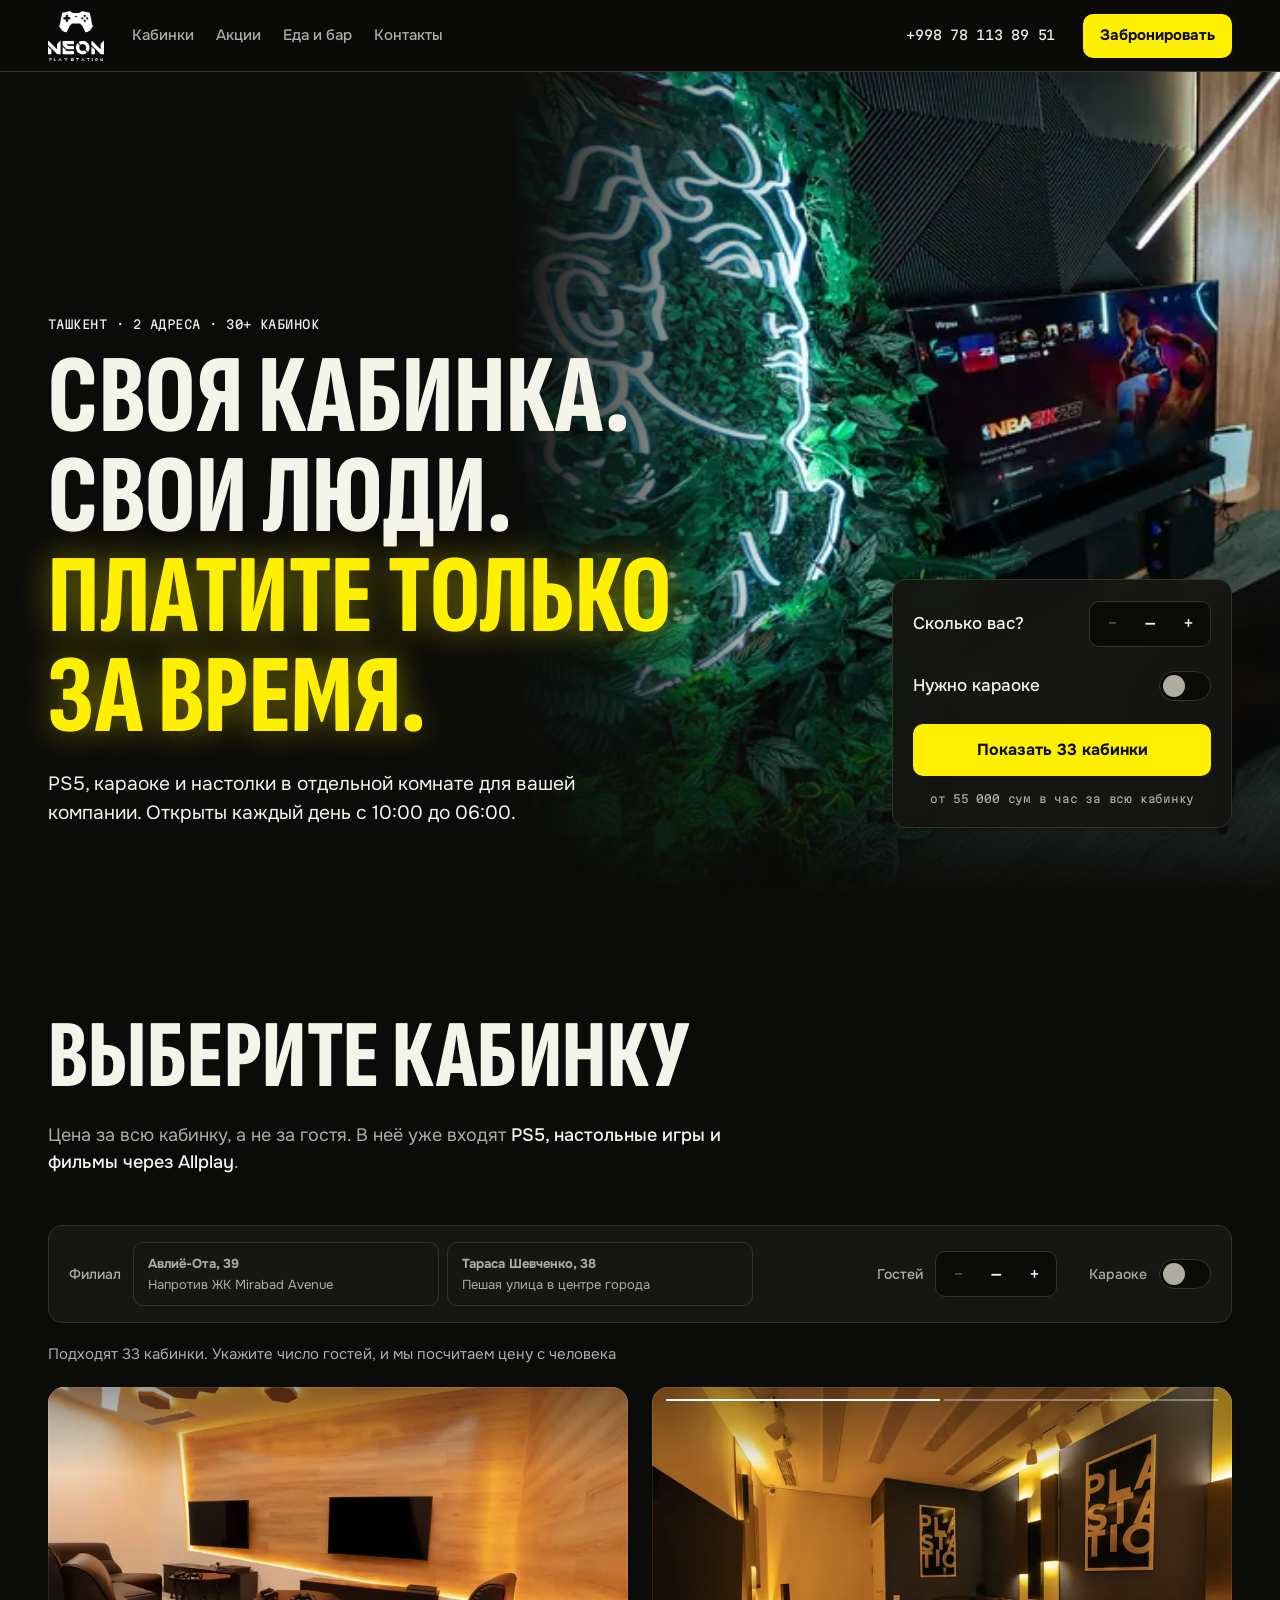
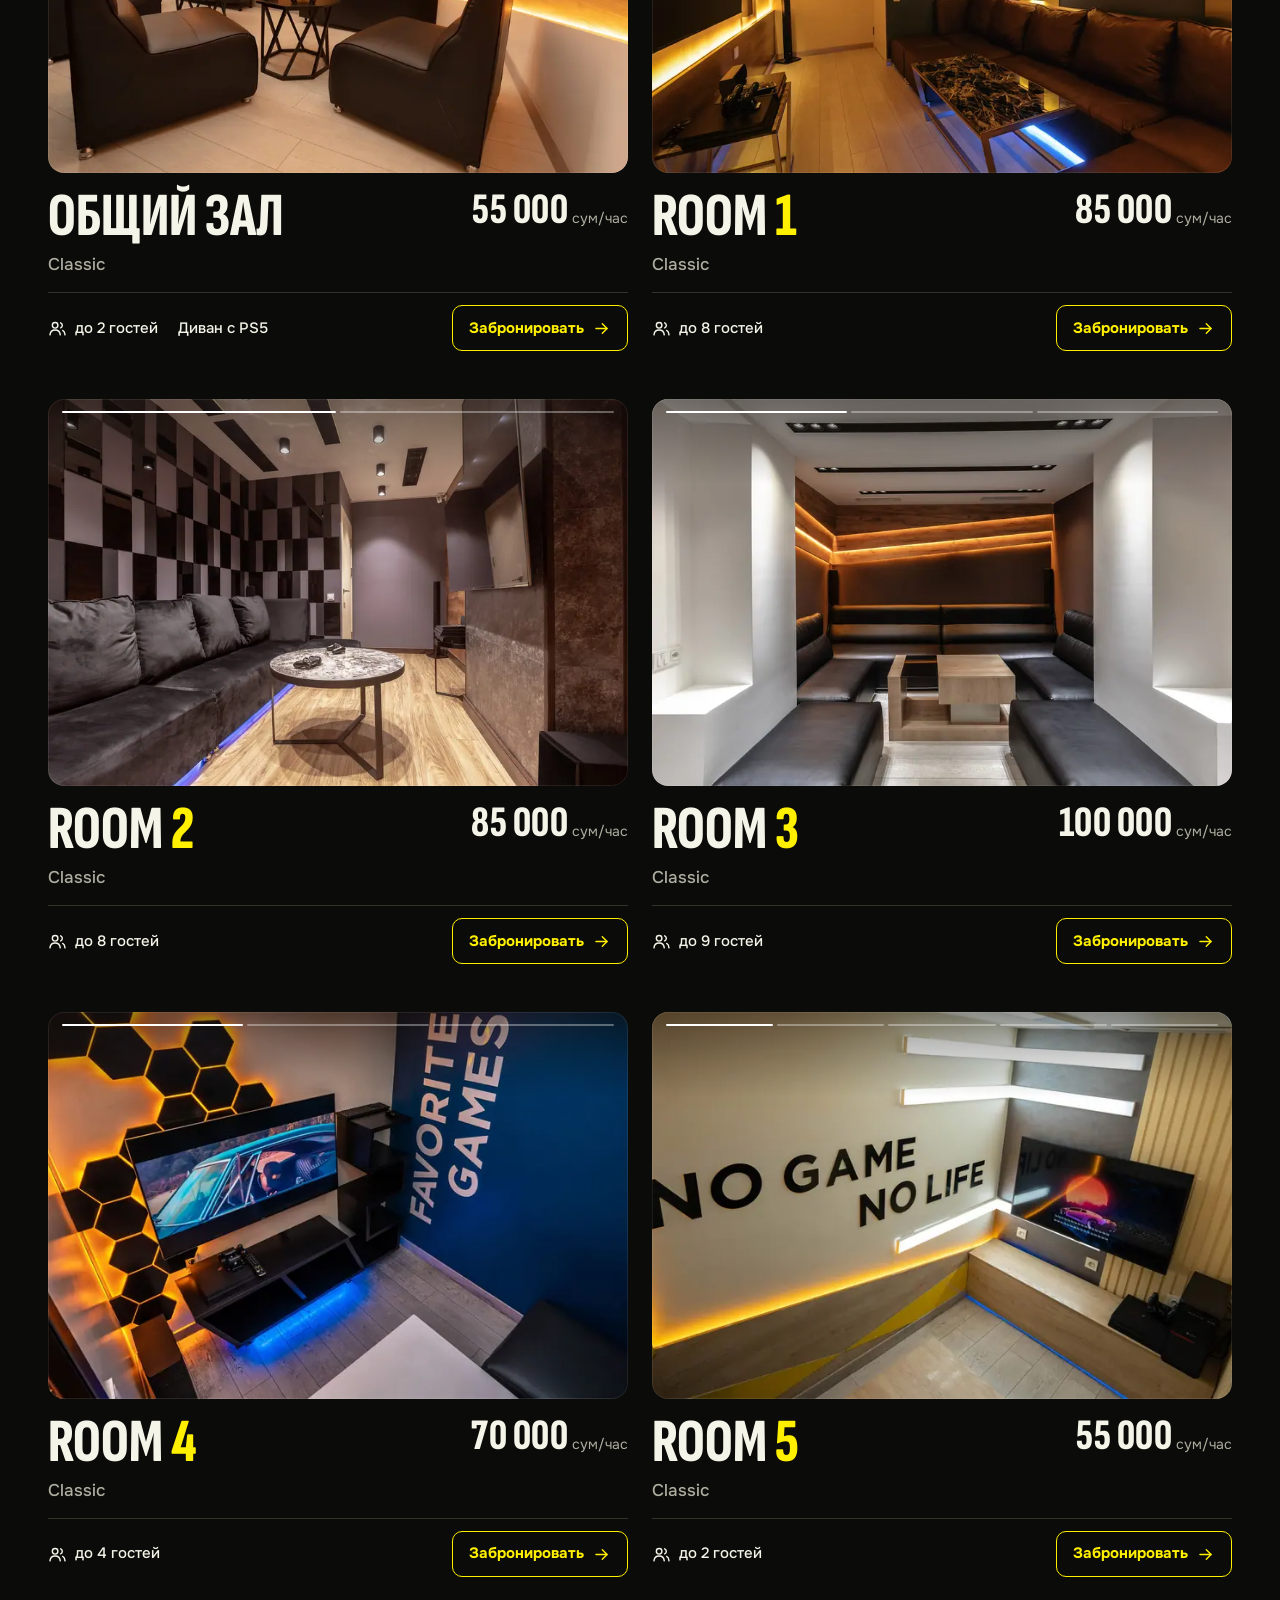
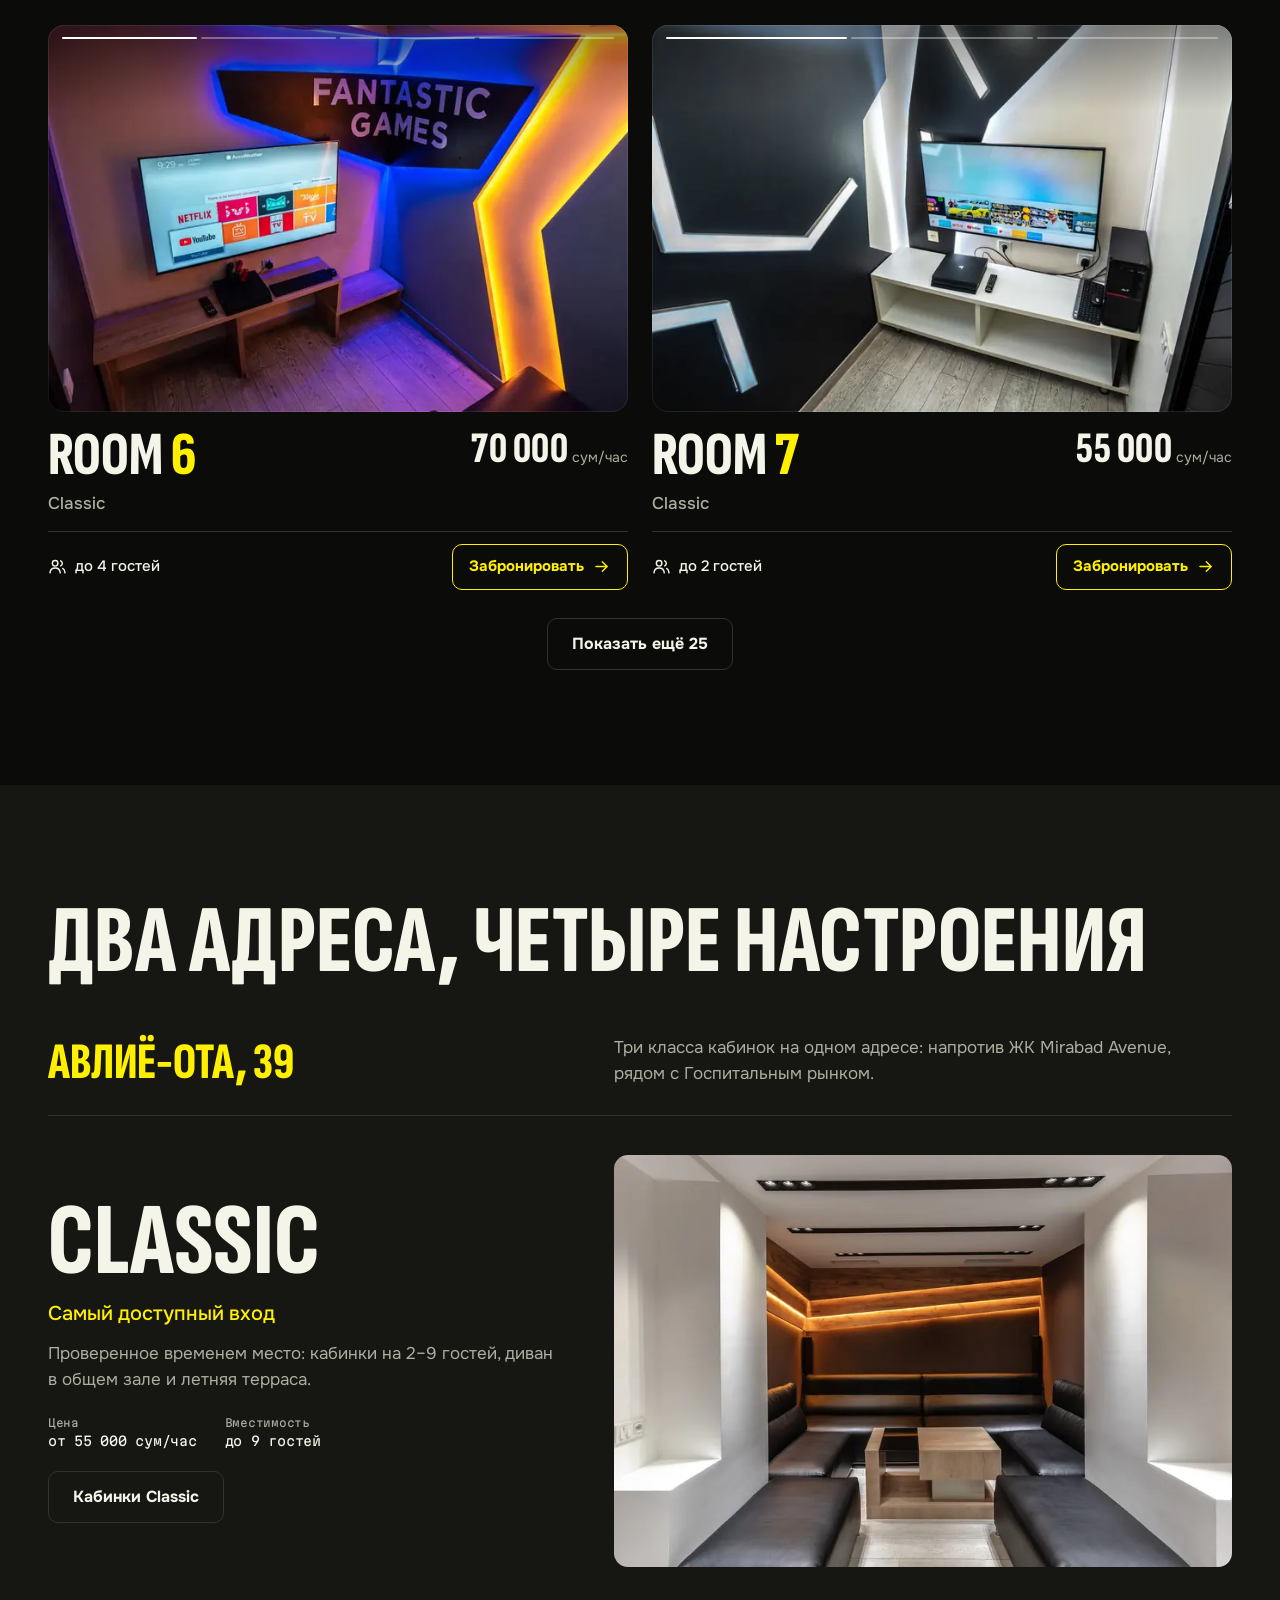
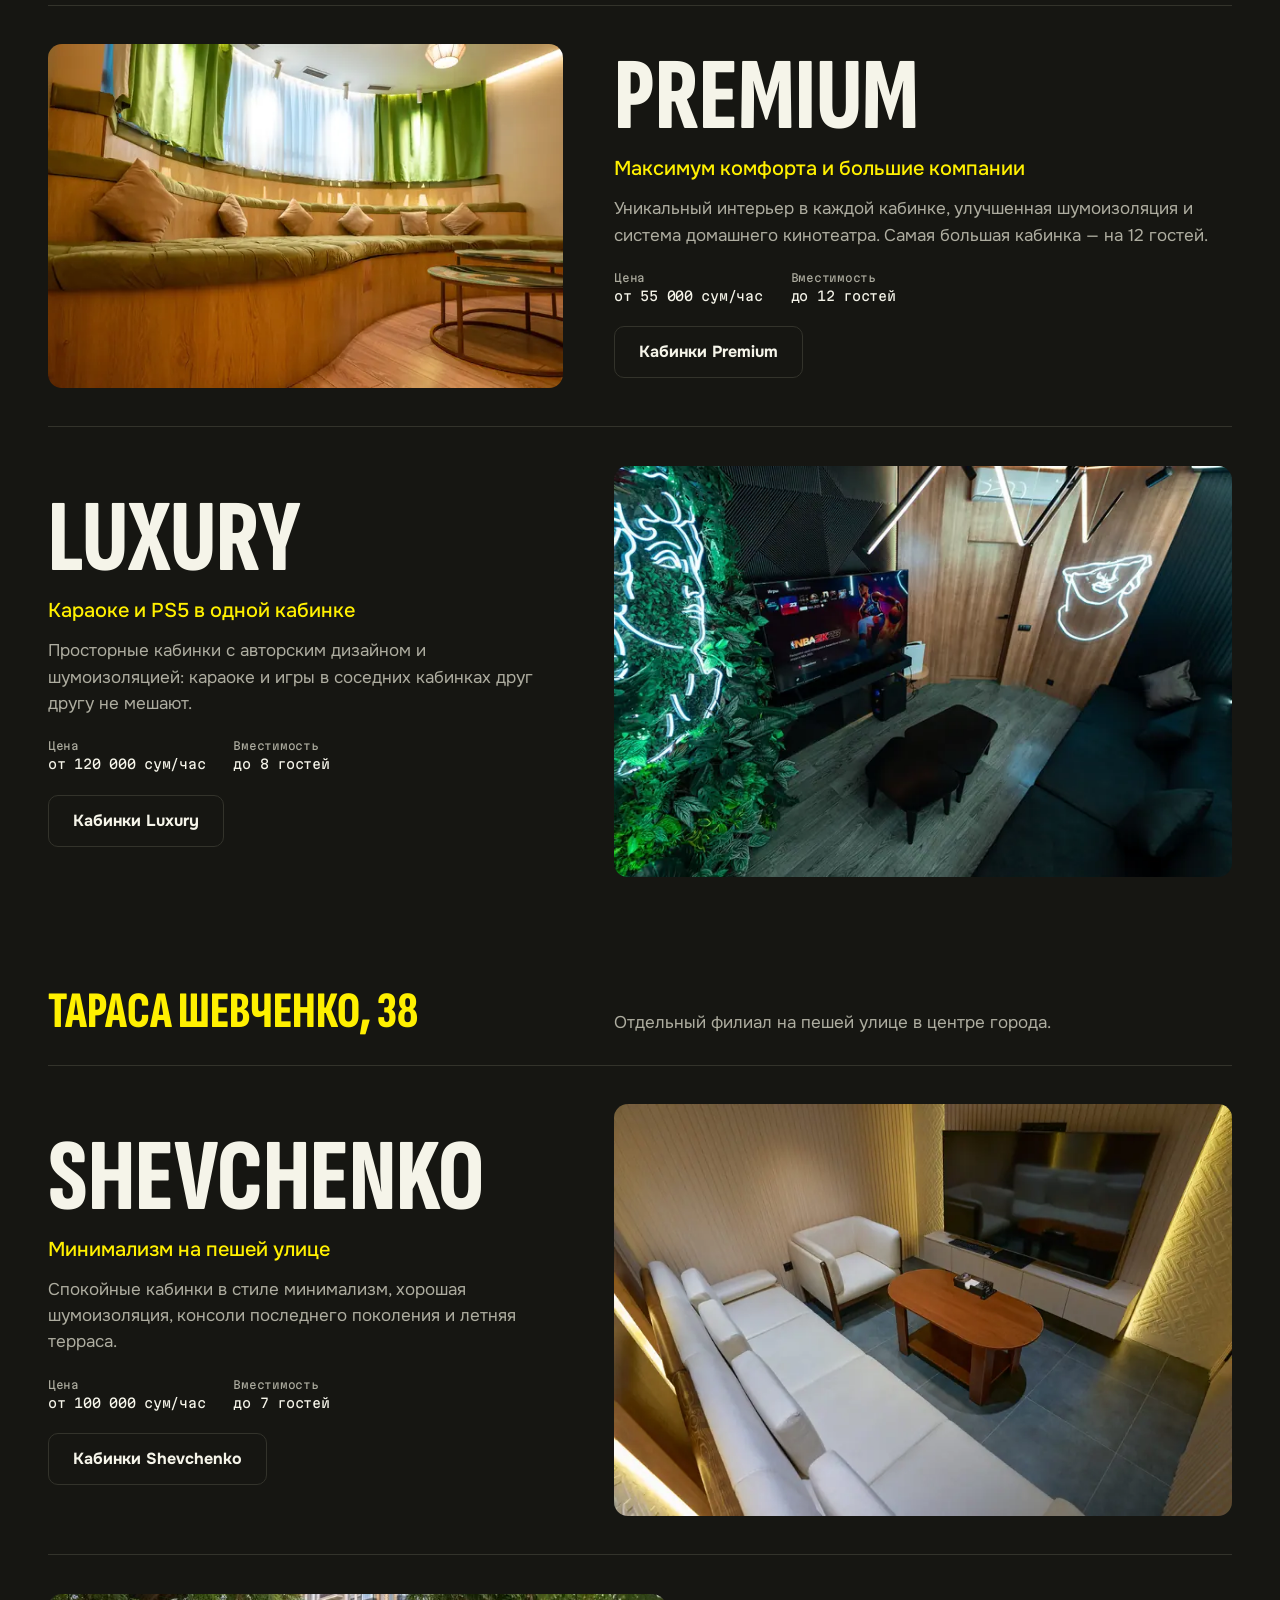
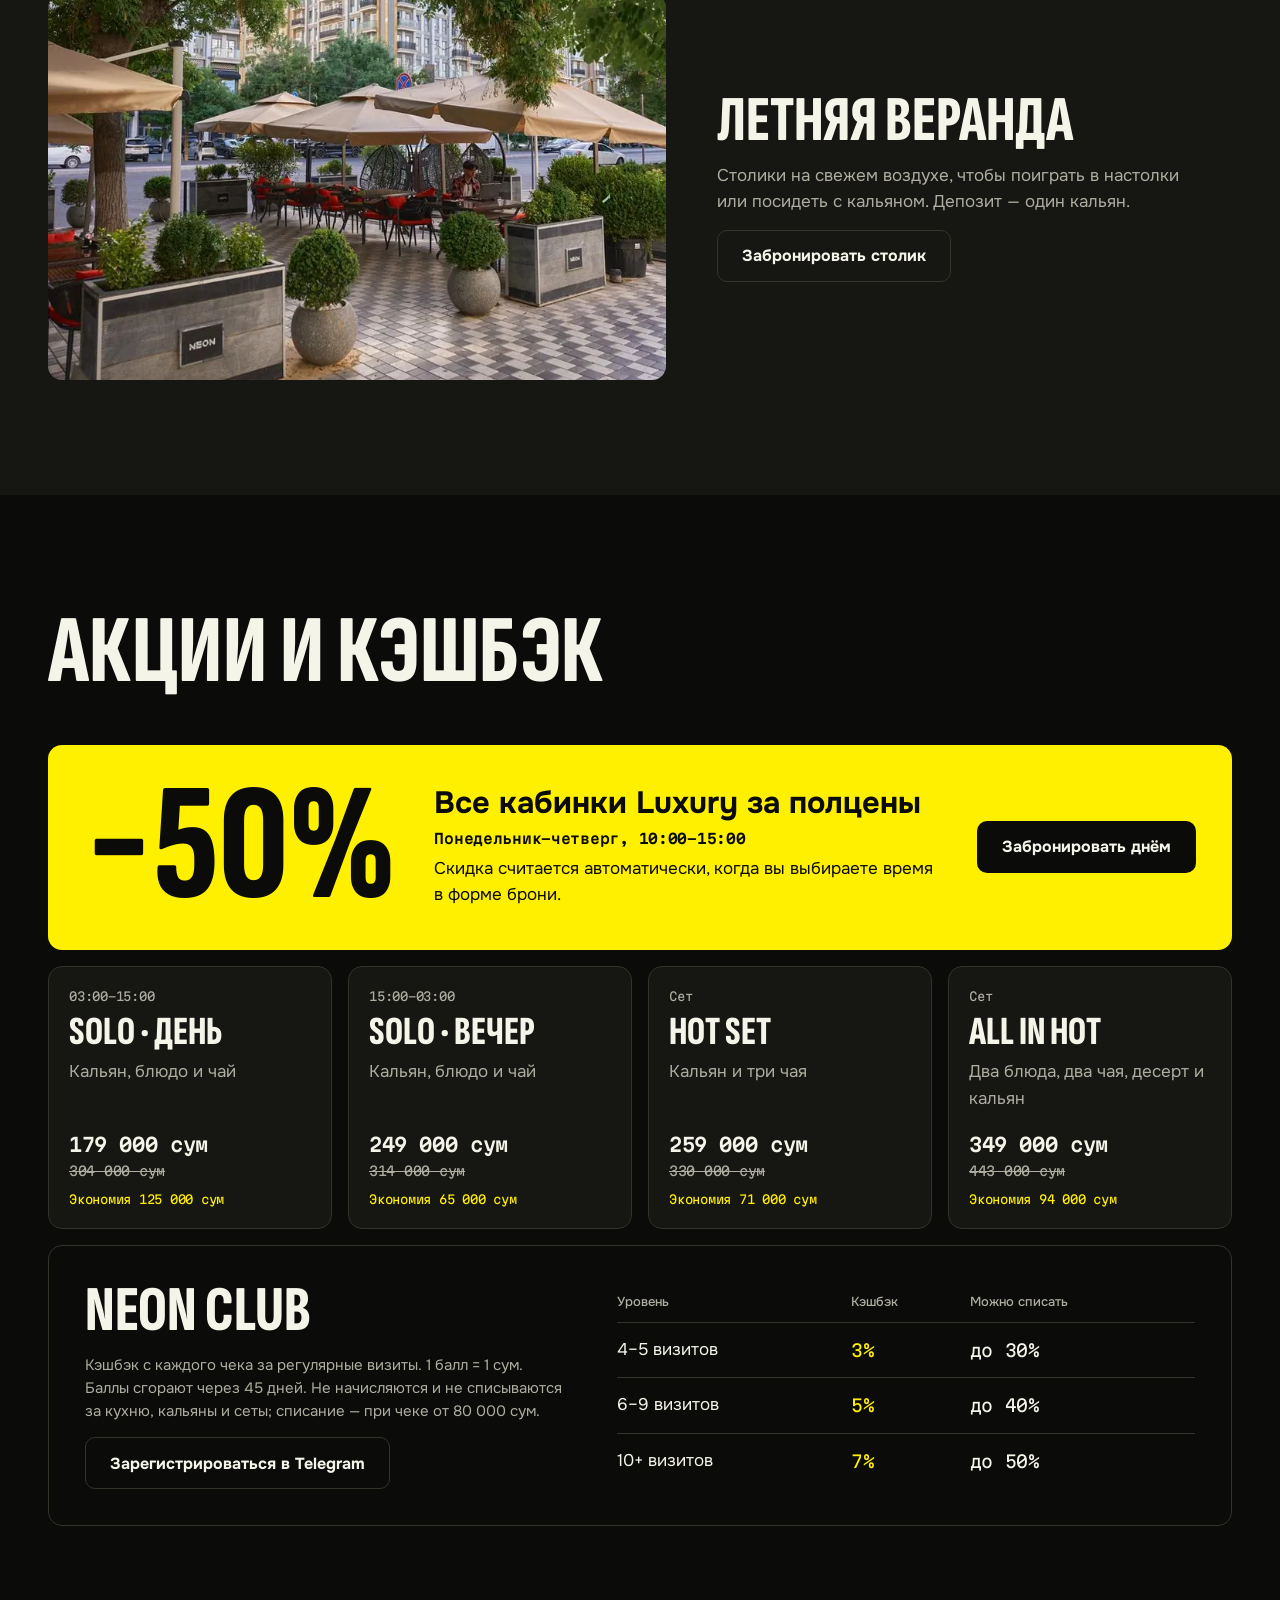
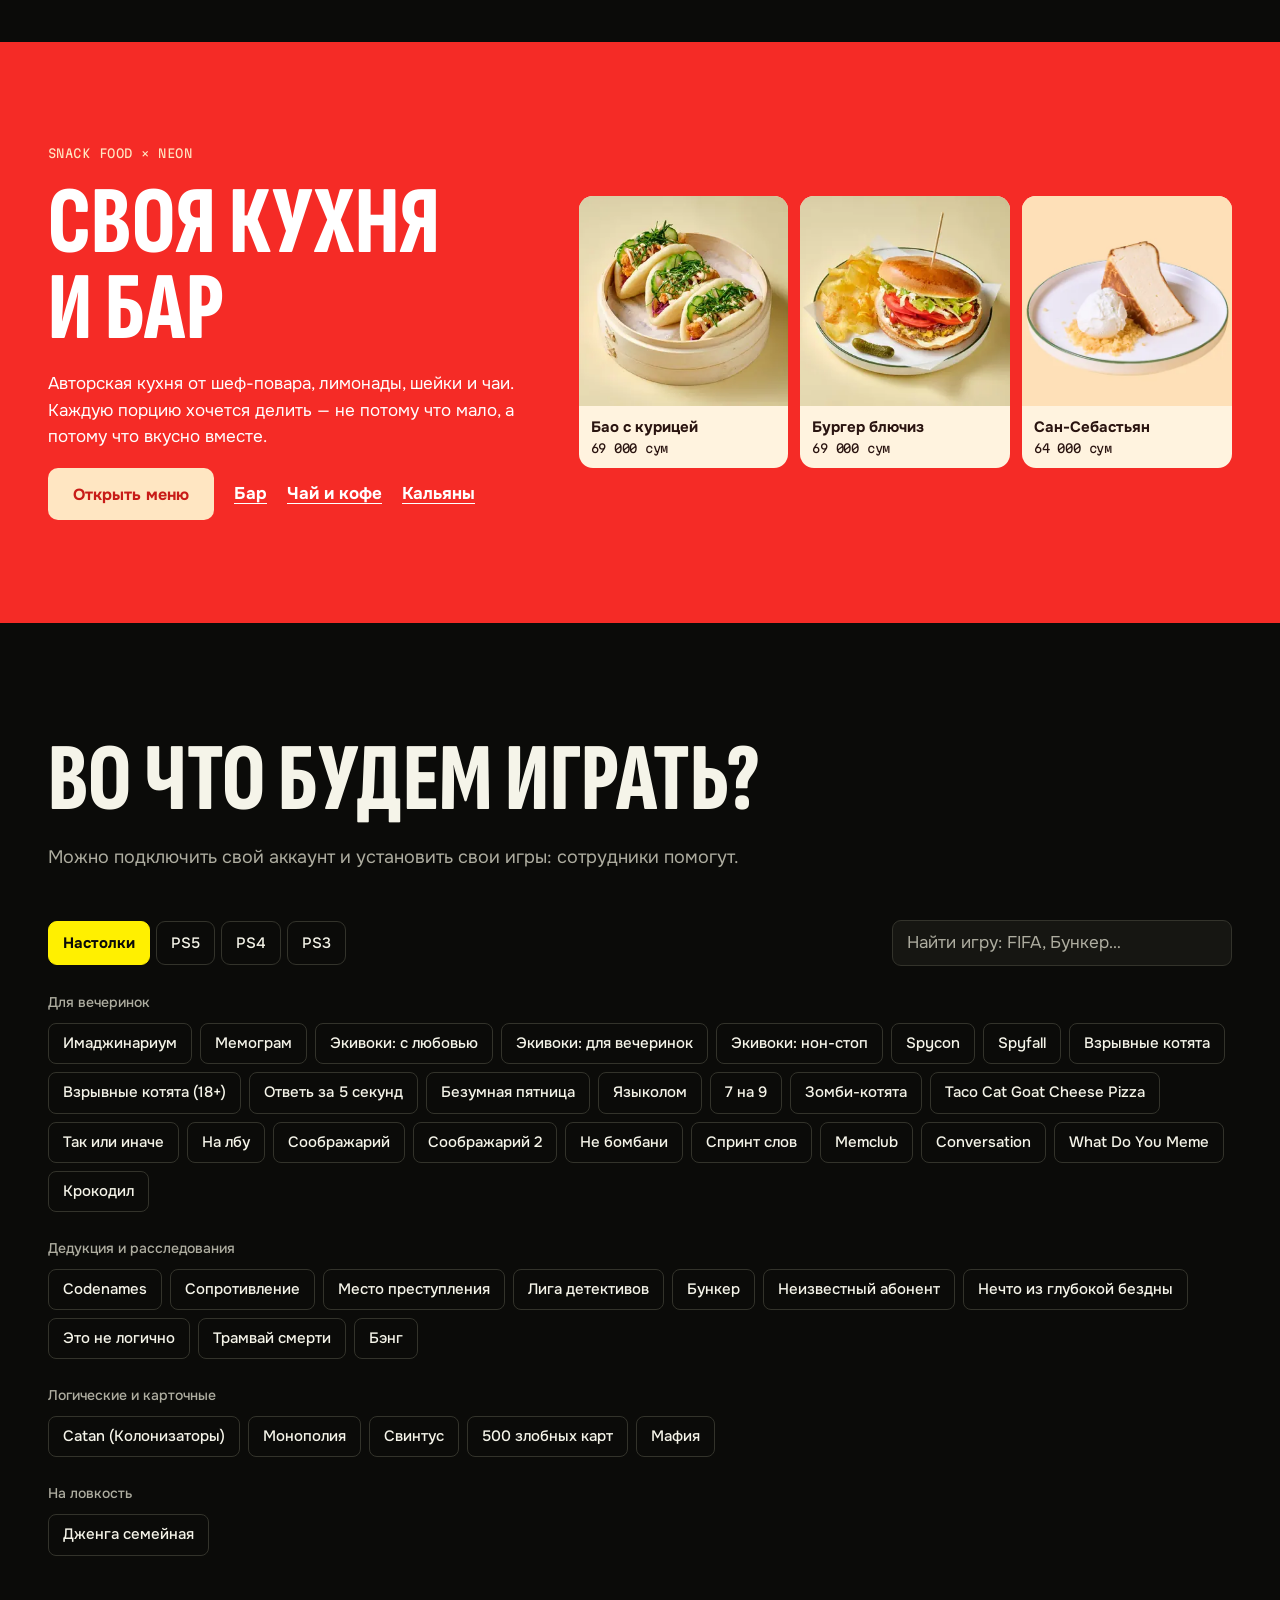
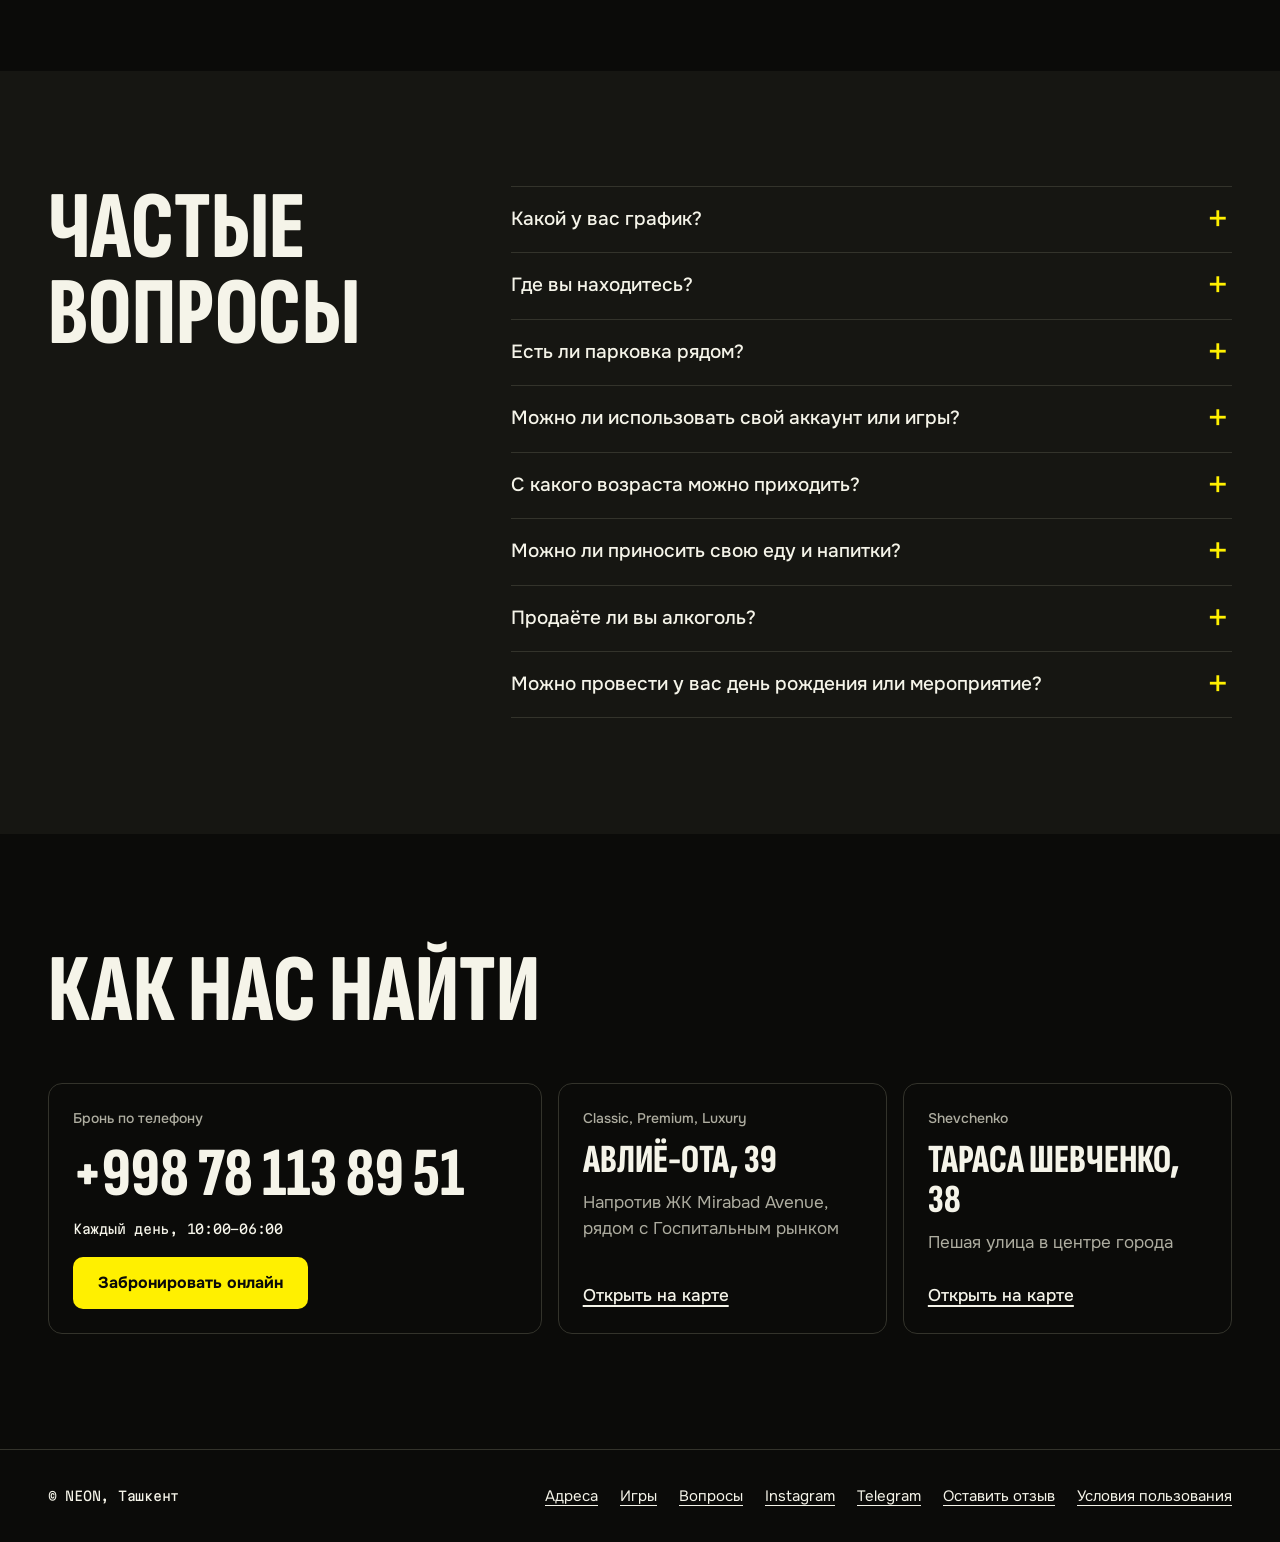
<file: index.html>
<!doctype html>
<html lang="ru">
<head>
  <meta charset="utf-8">
  <meta name="viewport" content="width=device-width, initial-scale=1, viewport-fit=cover">
  <title>NEON: кабинки с PS5 и караоке в Ташкенте</title>
  <meta name="description" content="Отдельные кабинки с PS5, караоке и настольными играми в центре Ташкента. Два адреса, плата только за время, от 55 000 сум в час. Открыты каждый день с 10:00 до 06:00.">
  <meta name="theme-color" content="#0b0b09">
  <link rel="preconnect" href="https://fonts.googleapis.com">
  <link rel="preconnect" href="https://fonts.gstatic.com" crossorigin>
  <link href="https://fonts.googleapis.com/css2?family=Martian+Mono:wght@400;600&family=Onest:wght@400;500;700&family=Sofia+Sans+Extra+Condensed:wght@700;800&display=swap" rel="stylesheet">
  <link rel="preload" as="image" type="image/webp" imagesrcset="img/tild3363-3566-4533-b564-633737363361-800.webp 800w, img/tild3363-3566-4533-b564-633737363361-1200.webp 1200w, img/tild3363-3566-4533-b564-633737363361-1600.webp 1600w" imagesizes="(max-width: 960px) 100vw, 60vw">
  <link rel="stylesheet" href="styles.css?v=20261106c">
</head>
<body>
  <a class="skip" href="#cabins">Перейти к кабинкам</a>

  <header class="site-header" id="top">
    <a class="logo" href="index.html" aria-label="NEON, на главную">
      <img src="img/logo.webp" alt="" width="60" height="54">
    </a>
    <button class="nav-toggle" type="button" aria-expanded="false" aria-controls="nav">Меню</button>
    <nav class="nav" id="nav" aria-label="Основная навигация">
      <a href="#cabins">Кабинки</a>
      <a href="#offers">Акции</a>
      <a href="menu.html">Еда и бар</a>
      <a href="#contacts">Контакты</a>
      <div class="nav-actions">
        <button class="btn btn-volt btn-block" type="button" data-book>Забронировать</button>
        <a class="btn btn-ghost btn-block" href="tel:+998781138951">Позвонить</a>
      </div>
    </nav>
    <a class="header-phone mono" data-phone href="tel:+998781138951">+998 78 113 89 51</a>
    <button class="btn btn-volt btn-sm header-cta" type="button" data-book>Забронировать</button>
  </header>
  <div class="nav-scrim" aria-hidden="true"></div>

  <main>
    <section class="hero" aria-labelledby="hero-title">
      <img class="hero-photo"
        src="img/tild3363-3566-4533-b564-633737363361-1200.webp"
        srcset="img/tild3363-3566-4533-b564-633737363361-800.webp 800w, img/tild3363-3566-4533-b564-633737363361-1200.webp 1200w, img/tild3363-3566-4533-b564-633737363361-1600.webp 1600w"
        sizes="(max-width: 960px) 100vw, 60vw" alt="Кабинка NEON: неоновый портрет на зелёной стене, телевизор с PS5 и диван" fetchpriority="high">
      <div class="hero-inner wrap">
        <div class="hero-copy">
          <p class="eyebrow mono">Ташкент · 2 адреса · 30+ кабинок</p>
          <h1 id="hero-title">Своя кабинка. Свои люди. <em>Платите только за&nbsp;время.</em></h1>
          <p class="hero-sub">PS5, караоке и настолки в отдельной комнате для вашей компании. Открыты каждый день с 10:00 до 06:00.</p>
        </div>
        <a class="btn btn-volt hero-cta" href="#cabins">Выбрать кабинку</a>
        <form class="quick" id="quick" aria-label="Быстрый подбор кабинки">
          <div class="quick-row">
            <span class="quick-label" id="quick-guests-label">Сколько вас?</span>
            <div class="stepper" role="group" aria-labelledby="quick-guests-label">
              <button type="button" data-step="-1" aria-label="Меньше гостей">−</button>
              <output class="mono" data-guests>—</output>
              <button type="button" data-step="1" aria-label="Больше гостей">+</button>
            </div>
          </div>
          <label class="toggle quick-row">
            <span class="quick-label">Нужно караоке</span>
            <input type="checkbox" data-karaoke>
            <span class="toggle-track" aria-hidden="true"></span>
          </label>
          <button class="btn btn-volt btn-block" type="submit"><span data-quick-label>Показать кабинки</span></button>
          <p class="quick-note mono">от 55 000 сум в час за всю кабинку</p>
        </form>
      </div>
    </section>

    <section class="section finder" id="cabins" aria-labelledby="cabins-title">
      <div class="wrap">
        <div class="section-head">
          <h2 id="cabins-title">Выберите кабинку</h2>
          <p class="section-lead">Цена за всю кабинку, а не за гостя. В неё уже входят <strong>PS5, настольные игры и фильмы через Allplay</strong>.</p>
        </div>

        <div class="filters">
          <div class="filter-location">
            <span class="filter-label" id="f-location">Филиал</span>
            <div class="location-options" id="location-filter" role="group" aria-labelledby="f-location"></div>
          </div>
          <div class="filter-group">
            <span class="filter-label" id="f-guests">Гостей</span>
            <div class="stepper" role="group" aria-labelledby="f-guests">
              <button type="button" data-step="-1" aria-label="Меньше гостей">−</button>
              <output class="mono" data-guests>—</output>
              <button type="button" data-step="1" aria-label="Больше гостей">+</button>
            </div>
          </div>
          <label class="toggle filter-group">
            <span class="filter-label">Караоке</span>
            <input type="checkbox" data-karaoke>
            <span class="toggle-track" aria-hidden="true"></span>
          </label>
          <div class="filter-categories" id="category-row" hidden>
            <span class="filter-label" id="f-category">Категория</span>
            <div class="segments" id="branch-filter" role="group" aria-labelledby="f-category"></div>
          </div>
        </div>

        <p class="result-count" id="result-count" role="status"></p>
        <div class="cabin-grid" id="cabin-grid"></div>
        <div class="grid-more"><button class="btn btn-ghost" type="button" id="show-more" hidden></button></div>
      </div>
    </section>

    <section class="section branches" id="branches" aria-labelledby="branches-title">
      <div class="wrap">
        <div class="section-head">
          <h2 id="branches-title">Два адреса, четыре настроения</h2>
        </div>
        <div class="branch-list" id="branch-list"></div>
        <article class="veranda">
          <img id="veranda-img" alt="Летняя веранда NEON: столики под зонтами среди деревьев" loading="lazy">
          <div class="veranda-copy">
            <h3>Летняя веранда</h3>
            <p>Столики на свежем воздухе, чтобы поиграть в настолки или посидеть с кальяном. Депозит — один кальян.</p>
            <button class="btn btn-ghost" type="button" data-book="veranda">Забронировать столик</button>
          </div>
        </article>
      </div>
    </section>

    <section class="section offers" id="offers" aria-labelledby="offers-title">
      <div class="wrap">
        <div class="section-head">
          <h2 id="offers-title">Акции и кэшбэк</h2>
        </div>
        <div class="deal">
          <div class="deal-big" aria-hidden="true">−50%</div>
          <div class="deal-copy">
            <h3>Все кабинки Luxury за полцены</h3>
            <p class="mono">Понедельник–четверг, 10:00–15:00</p>
            <p>Скидка считается автоматически, когда вы выбираете время в форме брони.</p>
          </div>
          <button class="btn btn-ink" type="button" data-book="luxury-deal">Забронировать днём</button>
        </div>
        <div class="set-grid" id="set-grid"></div>
        <div class="club">
          <div class="club-copy">
            <h3>NEON Club</h3>
            <p>Кэшбэк с каждого чека за регулярные визиты. 1 балл = 1 сум. Баллы сгорают через 45 дней. Не начисляются и не списываются за кухню, кальяны и сеты; списание — при чеке от 80 000 сум.</p>
            <a class="btn btn-ghost" id="club-link" target="_blank" rel="noopener">Зарегистрироваться в Telegram</a>
          </div>
          <table class="club-table">
            <thead><tr><th scope="col">Уровень</th><th scope="col">Кэшбэк</th><th scope="col">Можно списать</th></tr></thead>
            <tbody id="club-rows"></tbody>
          </table>
        </div>
      </div>
    </section>

    <section class="food-teaser" id="food" aria-labelledby="food-title">
      <div class="wrap food-inner">
        <div class="food-copy">
          <p class="eyebrow mono">Snack Food × NEON</p>
          <h2 id="food-title">Своя кухня и бар</h2>
          <p>Авторская кухня от шеф-повара, лимонады, шейки и чаи. Каждую порцию хочется делить — не потому что мало, а потому что вкусно вместе.</p>
          <div class="food-links">
            <a class="btn btn-cream" href="menu.html">Открыть меню</a>
            <a class="food-link" href="menu.html#bar">Бар</a>
            <a class="food-link" href="menu.html#tea">Чай и кофе</a>
            <a class="food-link" href="menu.html#hookah">Кальяны</a>
          </div>
        </div>
        <div class="food-photos" id="food-photos"></div>
      </div>
    </section>

    <section class="section games" id="games" aria-labelledby="games-title">
      <div class="wrap">
        <div class="section-head">
          <h2 id="games-title">Во что будем играть?</h2>
          <p class="section-lead">Можно подключить свой аккаунт и установить свои игры: сотрудники помогут.</p>
        </div>
        <div class="games-bar">
          <div class="segments" id="game-tabs" role="group" aria-label="Категория игр"></div>
          <label class="game-search">
            <span class="sr-only">Поиск игры</span>
            <input type="search" id="game-search" placeholder="Найти игру: FIFA, Бункер…" autocomplete="off">
          </label>
        </div>
        <div class="game-groups" id="game-groups" aria-live="polite"></div>
      </div>
    </section>

    <section class="section faq" id="faq" aria-labelledby="faq-title">
      <div class="wrap faq-layout">
        <h2 id="faq-title">Частые вопросы</h2>
        <div class="faq-list" id="faq-list"></div>
      </div>
    </section>

    <section class="section contacts" id="contacts" aria-labelledby="contacts-title">
      <div class="wrap">
        <h2 id="contacts-title">Как нас найти</h2>
        <div class="contact-grid">
          <div class="contact-card contact-main">
            <p class="filter-label">Бронь по телефону</p>
            <a class="contact-phone" data-phone href="tel:+998781138951">+998 78 113 89 51</a>
            <p class="mono contact-hours">Каждый день, 10:00–06:00</p>
            <button class="btn btn-volt" type="button" data-book>Забронировать онлайн</button>
          </div>
          <div class="contact-card" id="addr-mirabad"></div>
          <div class="contact-card" id="addr-shevchenko"></div>
        </div>
      </div>
    </section>
  </main>

  <footer class="site-footer">
    <div class="wrap footer-inner">
      <span class="mono">© NEON, Ташкент</span>
      <nav aria-label="Ссылки в подвале" class="footer-links">
        <a href="#branches">Адреса</a>
        <a href="#games">Игры</a>
        <a href="#faq">Вопросы</a>
        <a id="foot-ig" target="_blank" rel="noopener">Instagram</a>
        <a id="foot-tg" target="_blank" rel="noopener">Telegram</a>
        <a id="foot-review" target="_blank" rel="noopener">Оставить отзыв</a>
        <a href="terms.html">Условия пользования</a>
      </nav>
    </div>
  </footer>

  <dialog class="sheet" id="cabin-dialog" aria-labelledby="cabin-dialog-title">
    <button class="sheet-close" type="button" data-close aria-label="Закрыть">✕</button>
    <div id="cabin-dialog-body"></div>
  </dialog>

  <dialog class="sheet sheet-form" id="book-dialog" aria-labelledby="book-title">
    <button class="sheet-close" type="button" data-close aria-label="Закрыть">✕</button>
    <div id="book-form-view">
      <h2 id="book-title">Бронь кабинки</h2>
      <p class="sheet-lead">Менеджер перезвонит в течение 15 минут и подтвердит бронь.</p>
      <form id="book-form" novalidate>
        <div class="field">
          <label for="b-cabin">Кабинка</label>
          <select id="b-cabin"></select>
        </div>
        <div class="field">
          <span class="field-label" id="b-date-label">Дата</span>
          <div class="date-row">
            <div class="segments" role="group" aria-labelledby="b-date-label">
              <button type="button" id="b-today"></button>
              <button type="button" id="b-tomorrow"></button>
            </div>
            <input type="date" id="b-date" aria-labelledby="b-date-label">
          </div>
        </div>
        <div class="field-row">
          <div class="field">
            <label for="b-time">Время</label>
            <select id="b-time"></select>
          </div>
          <div class="field">
            <span class="field-label" id="b-hours-label">Часов</span>
            <div class="stepper" role="group" aria-labelledby="b-hours-label">
              <button type="button" id="b-hours-minus" aria-label="Меньше часов">−</button>
              <output class="mono" id="b-hours">2</output>
              <button type="button" id="b-hours-plus" aria-label="Больше часов">+</button>
            </div>
          </div>
          <div class="field">
            <span class="field-label" id="b-guests-label">Гостей</span>
            <div class="stepper" role="group" aria-labelledby="b-guests-label">
              <button type="button" id="b-guests-minus" aria-label="Меньше гостей">−</button>
              <output class="mono" id="b-guests">4</output>
              <button type="button" id="b-guests-plus" aria-label="Больше гостей">+</button>
            </div>
          </div>
        </div>
        <p class="capacity-warn" id="b-capacity" hidden></p>
        <div class="field-row field-row-2">
          <div class="field">
            <label for="b-name">Имя</label>
            <input id="b-name" type="text" autocomplete="given-name" required aria-describedby="b-name-err">
            <p class="field-error" id="b-name-err" hidden>Как к вам обращаться?</p>
          </div>
          <div class="field">
            <label for="b-phone">Телефон</label>
            <input id="b-phone" type="tel" inputmode="tel" autocomplete="tel" required value="+998 " aria-describedby="b-phone-err">
            <p class="field-error" id="b-phone-err" hidden>Введите номер полностью: +998 XX XXX XX XX</p>
          </div>
        </div>
        <div class="total" id="b-total" aria-live="polite"></div>
        <div class="consent">
          <label class="consent-label">
            <input type="checkbox" id="b-terms" required aria-describedby="b-terms-err">
            <span class="consent-box" aria-hidden="true"></span>
            <span>Принимаю <a class="text-link" href="terms.html" target="_blank" rel="noopener">условия пользования</a> и даю согласие на обработку моего имени и телефона для брони</span>
          </label>
          <p class="field-error" id="b-terms-err" hidden>Чтобы отправить заявку, примите условия</p>
        </div>
        <p class="field-error" id="b-send-err" hidden></p>
        <button class="btn btn-volt btn-block" type="submit" id="b-submit">Отправить заявку</button>
      </form>
    </div>
    <div id="book-done" hidden tabindex="-1">
      <h2>Заявка готова</h2>
      <p class="demo-note">Это демо-версия сайта: заявка никуда не отправлена. Форму подключим к вашей почте, CRM или Telegram при запуске.</p>
      <dl class="done-list" id="done-list"></dl>
      <button class="btn btn-ghost btn-block" type="button" data-close>Готово</button>
    </div>
  </dialog>

  <script src="data.js?v=20261106c"></script>
  <script src="app.js?v=20261106c"></script>
  <script src="motion.js?v=20261106c"></script>
</body>
</html>
</file>
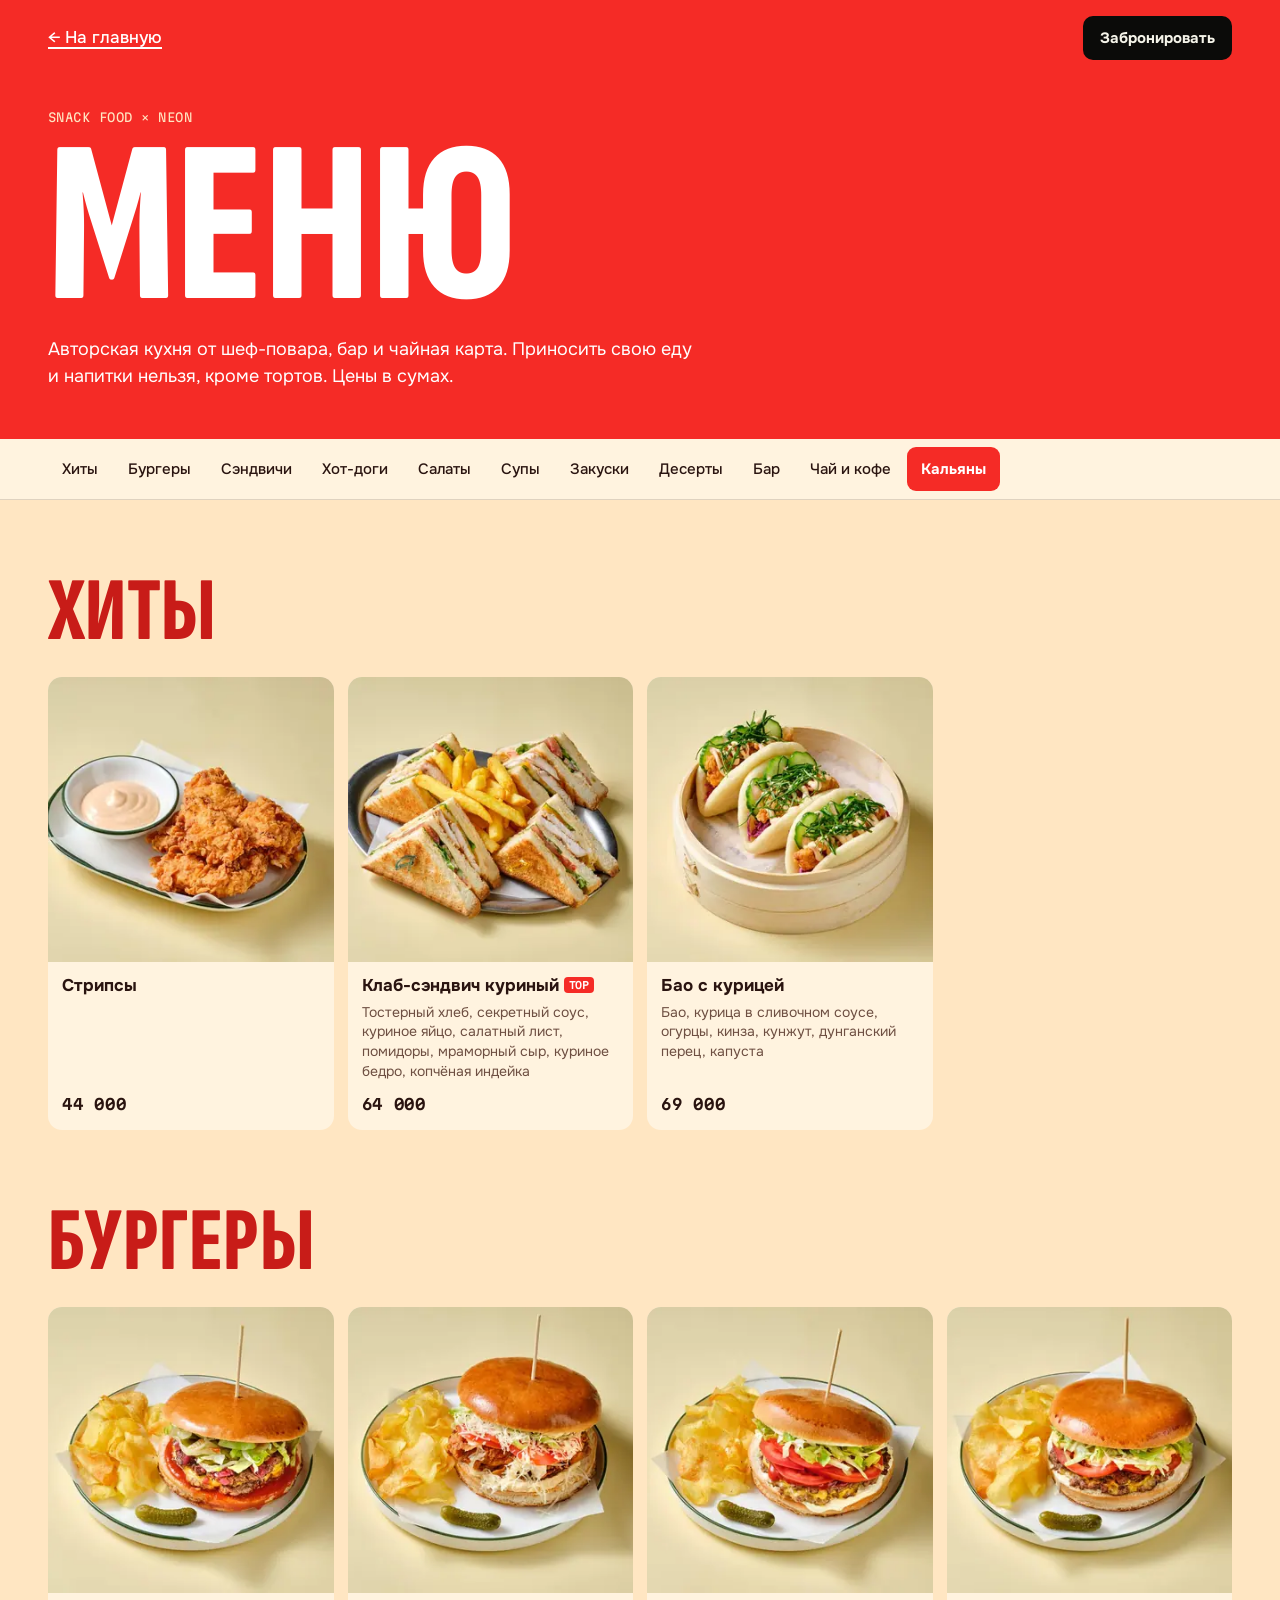
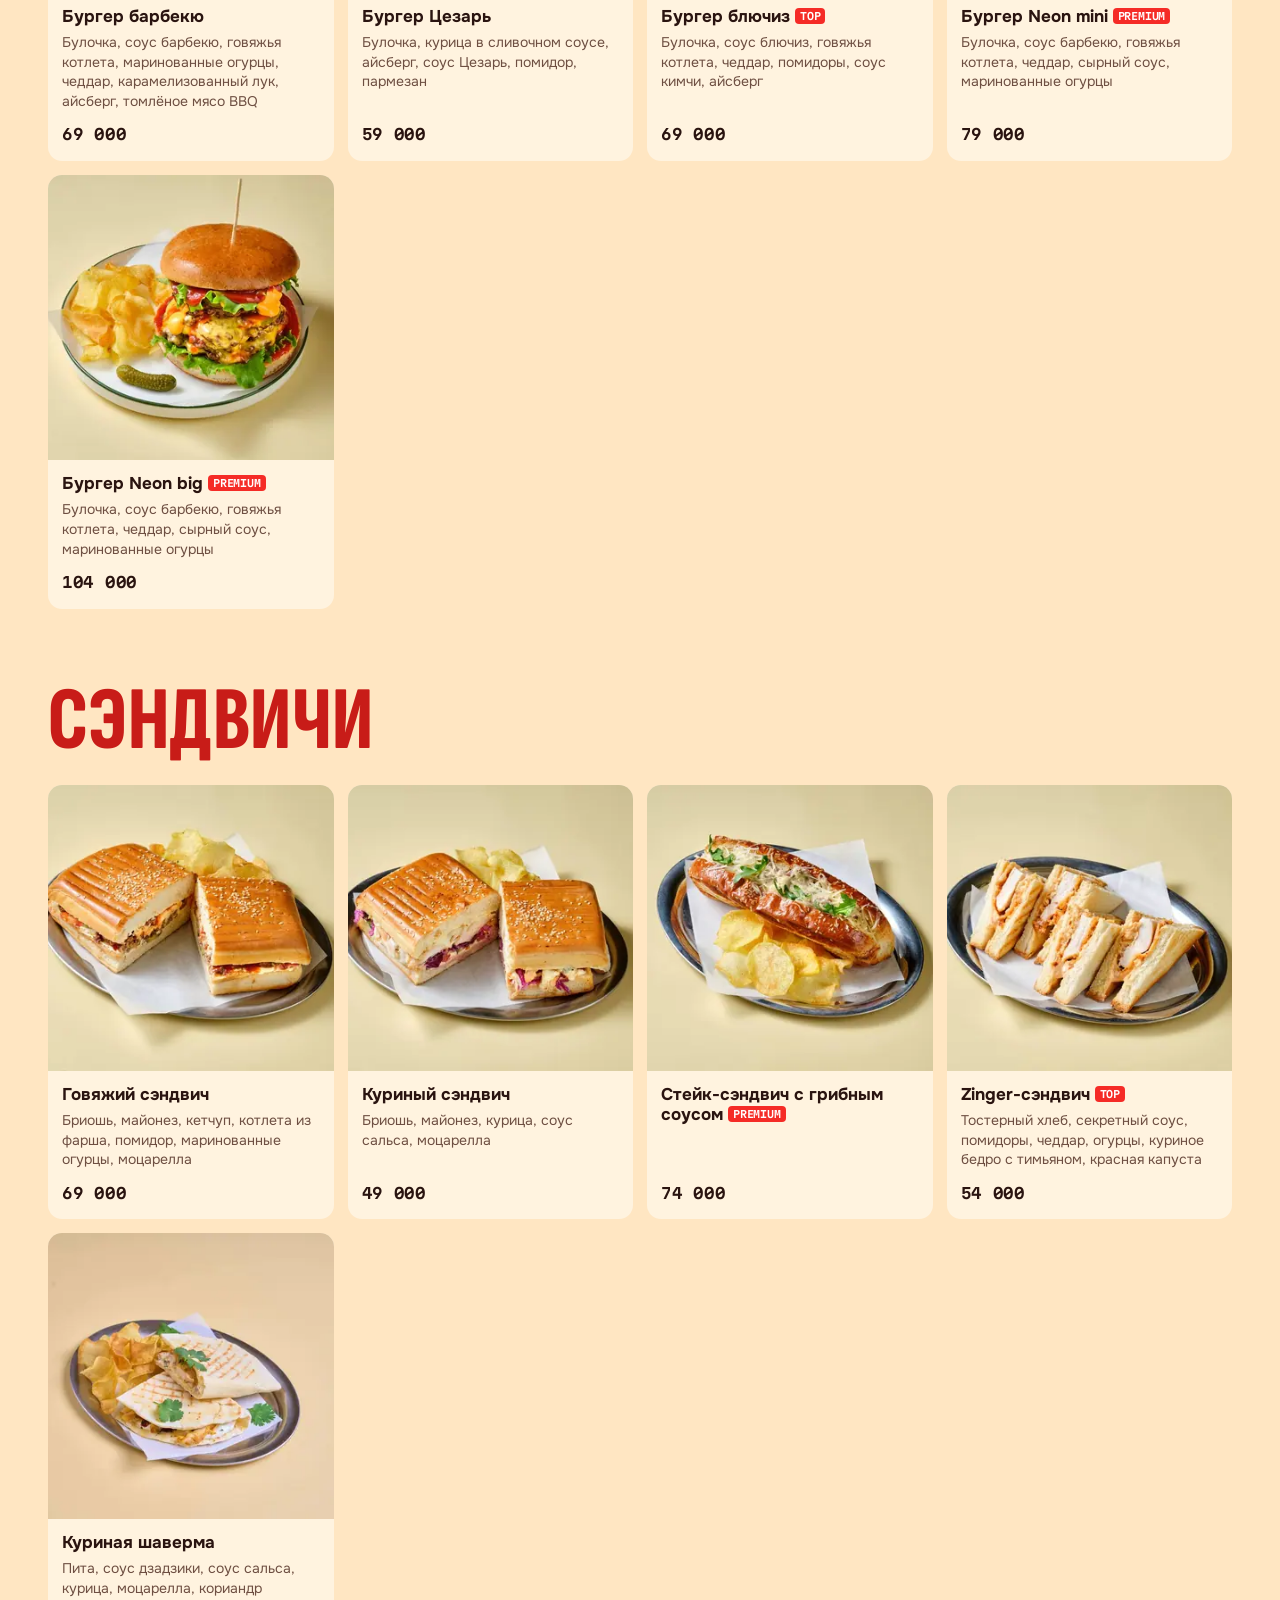
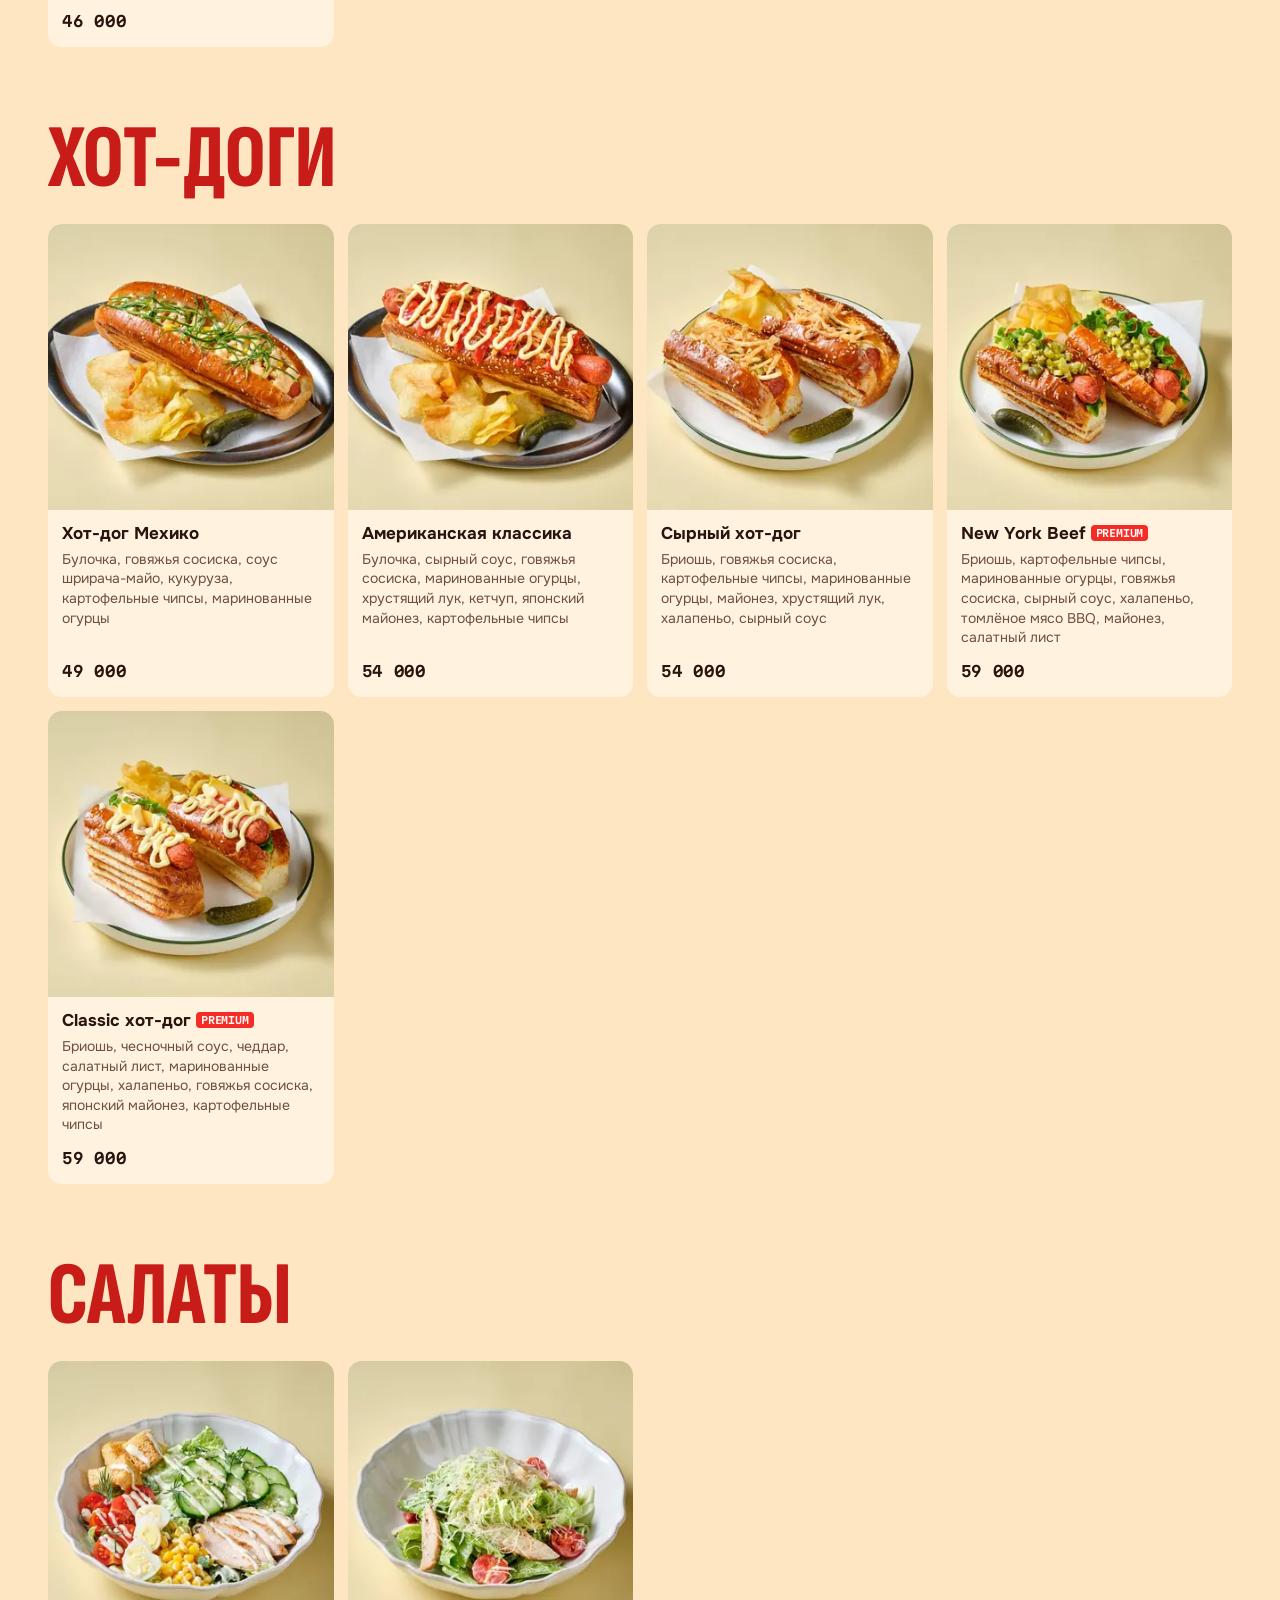
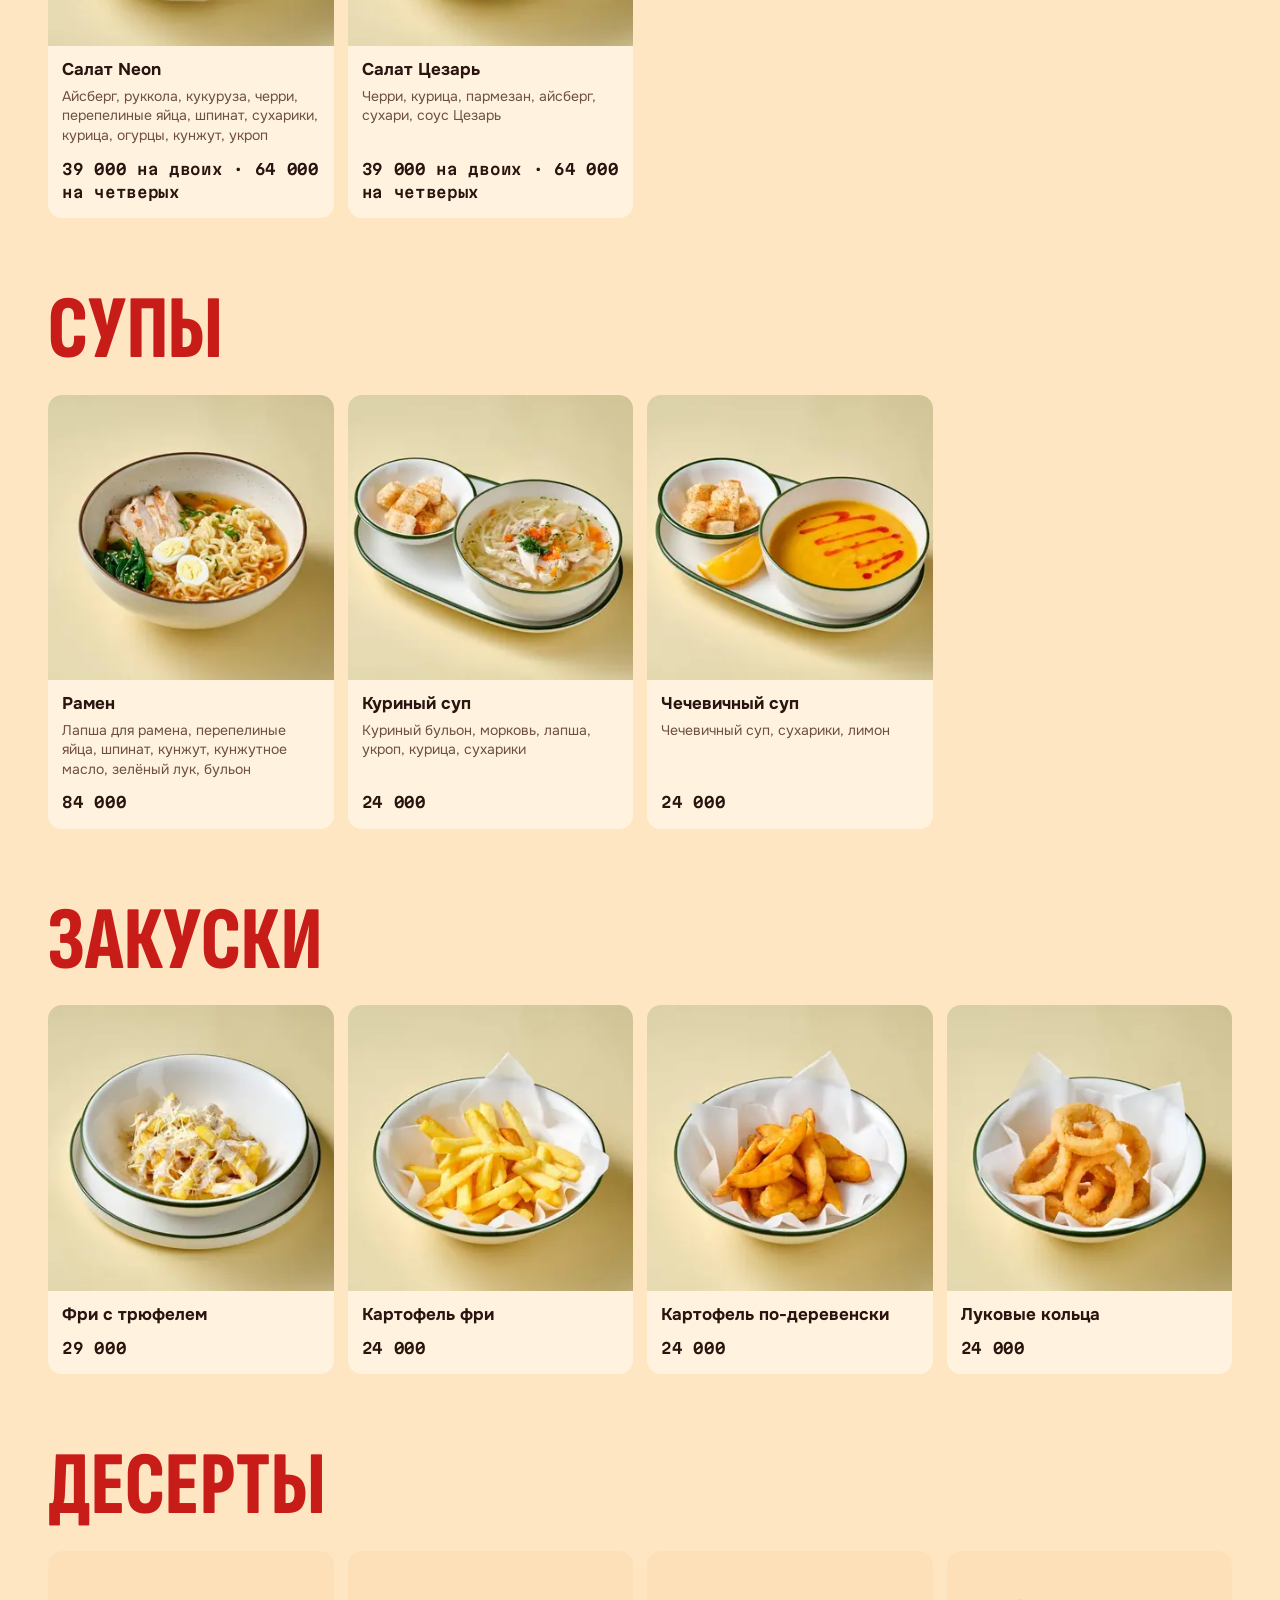
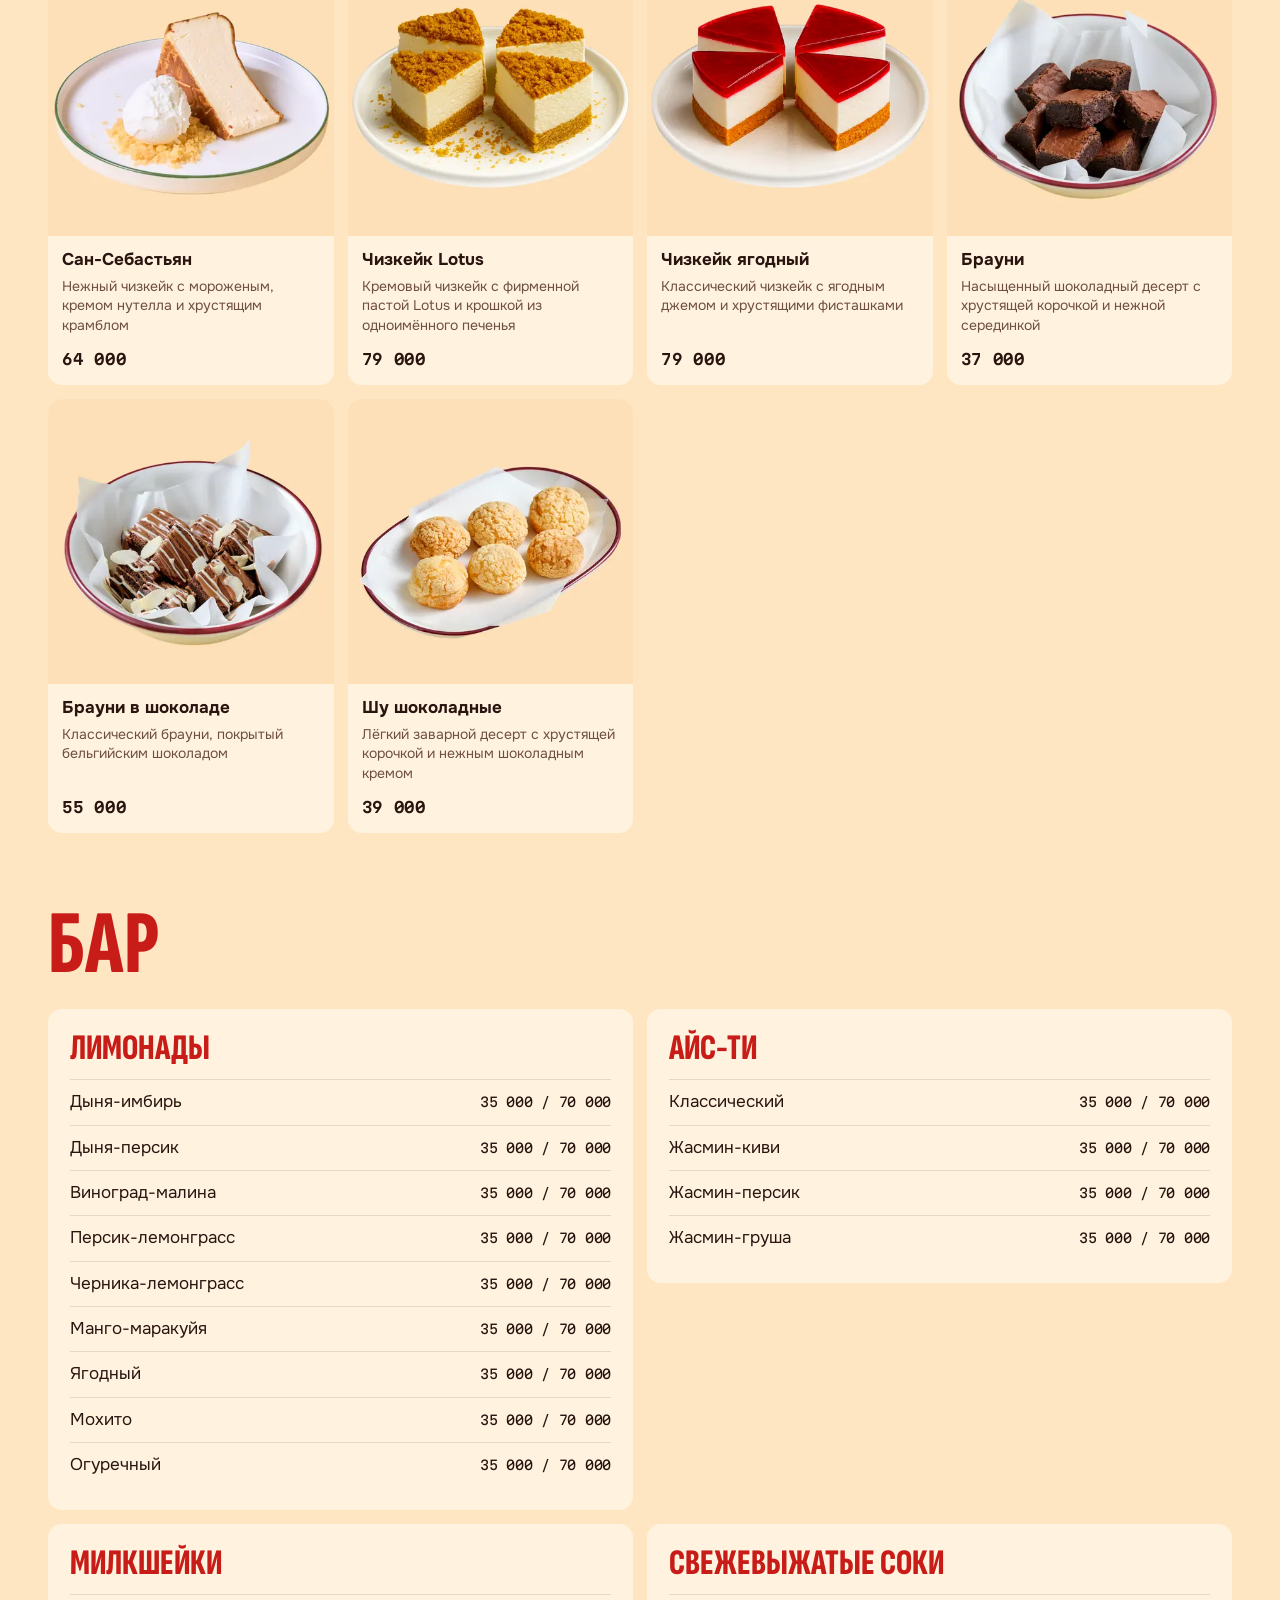
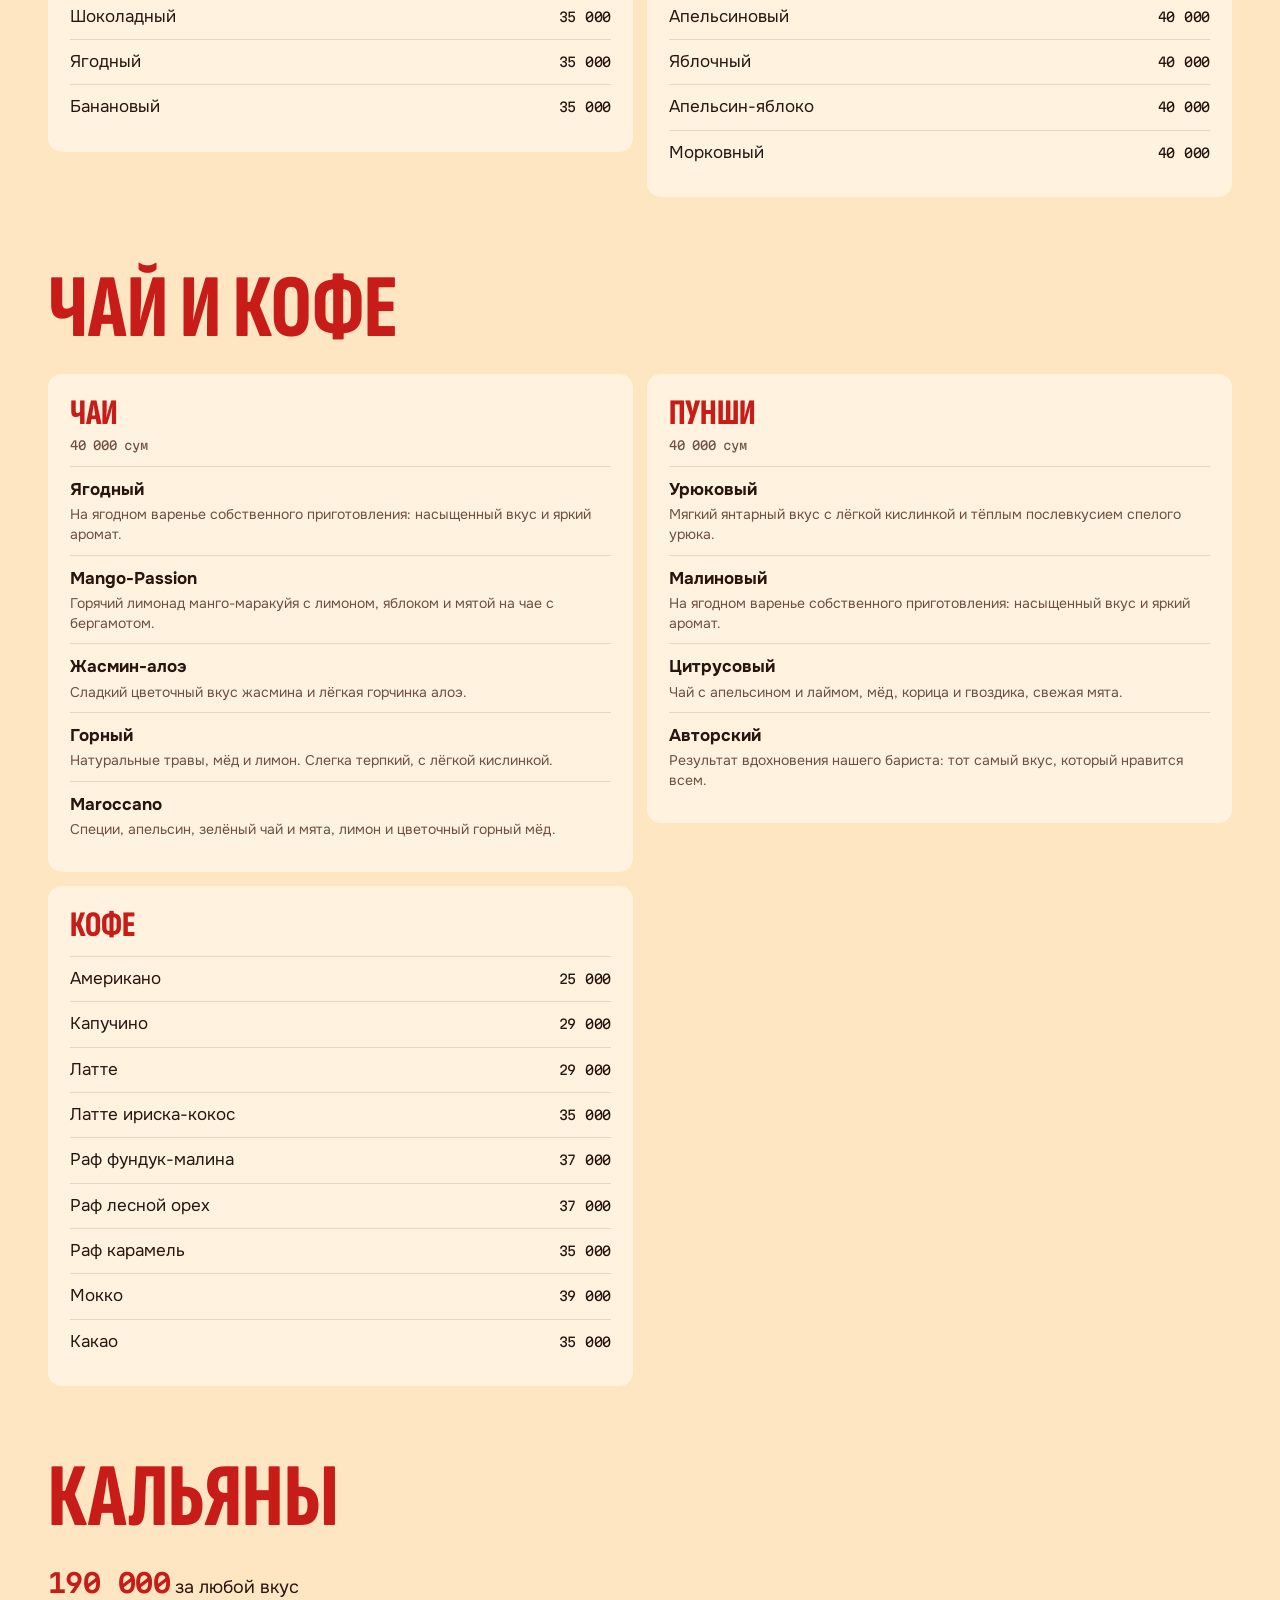
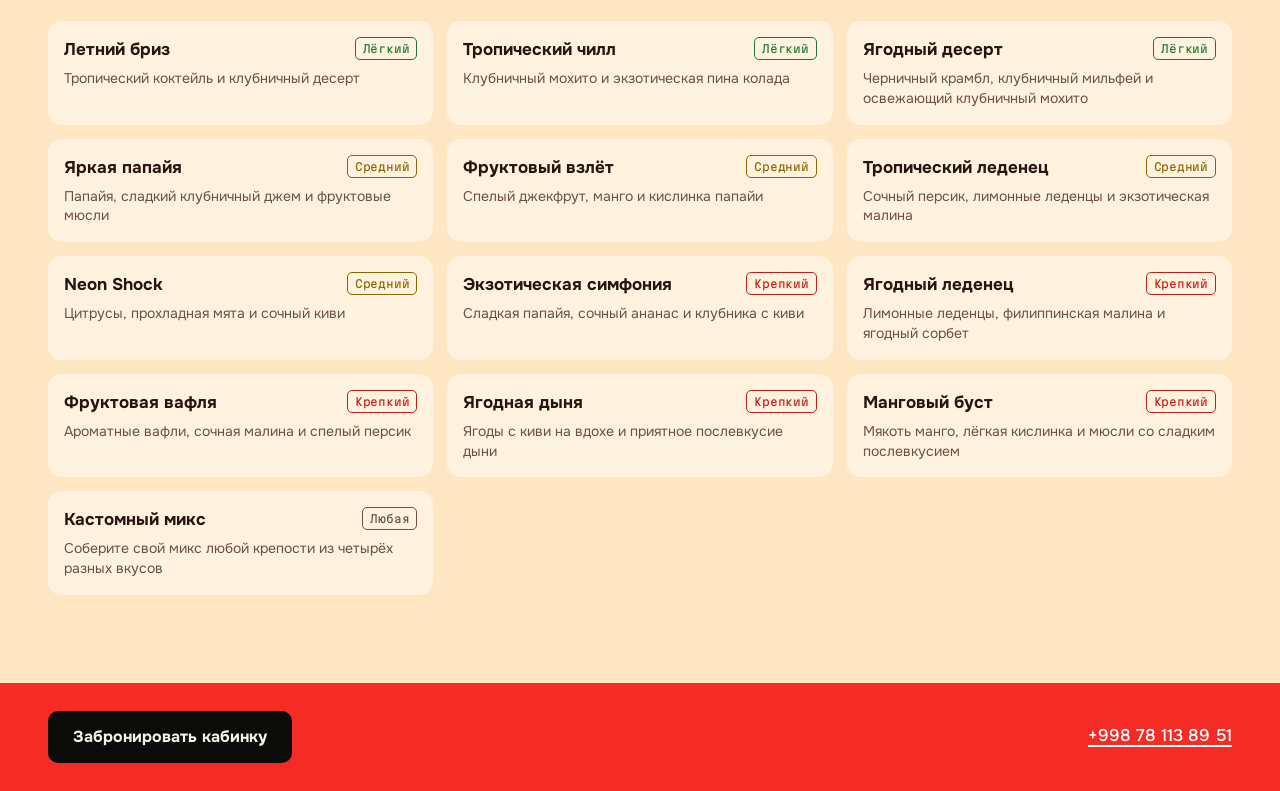
<file: menu.html>
<!doctype html>
<html lang="ru">
<head>
  <meta charset="utf-8">
  <meta name="viewport" content="width=device-width, initial-scale=1, viewport-fit=cover">
  <title>Меню Snack Food × NEON: кухня, бар, чай, кальяны</title>
  <meta name="description" content="Меню NEON в Ташкенте: бургеры, сэндвичи, хот-доги, десерты, лимонады, авторские чаи, кофе и кальяны с ценами.">
  <meta name="theme-color" content="#f52b26">
  <link rel="preconnect" href="https://fonts.googleapis.com">
  <link rel="preconnect" href="https://fonts.gstatic.com" crossorigin>
  <link href="https://fonts.googleapis.com/css2?family=Martian+Mono:wght@400;600&family=Onest:wght@400;500;700&family=Sofia+Sans+Extra+Condensed:wght@700;800&display=swap" rel="stylesheet">
  <link rel="stylesheet" href="styles.css?v=20261106c">
</head>
<body class="menu-page">
  <header class="menu-header">
    <div class="wrap menu-head-row">
      <a class="text-link back" href="index.html">← На главную</a>
      <a class="btn btn-ink btn-sm" href="index.html#book">Забронировать</a>
    </div>
    <div class="wrap">
      <p class="eyebrow mono">Snack Food × NEON</p>
      <h1>Меню</h1>
      <p class="menu-lead">Авторская кухня от шеф-повара, бар и чайная карта. Приносить свою еду и напитки нельзя, кроме тортов. Цены в сумах.</p>
    </div>
  </header>

  <nav class="menu-nav" aria-label="Разделы меню">
    <div class="menu-nav-scroll" id="menu-nav"></div>
  </nav>

  <main class="wrap" id="menu-main"></main>

  <footer class="menu-foot">
    <div class="wrap footer-inner">
      <a class="btn btn-ink" href="index.html#book">Забронировать кабинку</a>
      <a class="text-link" href="tel:+998781138951">+998 78 113 89 51</a>
    </div>
  </footer>

  <script src="data.js?v=20261106c"></script>
  <script>
    const esc = (s) => String(s).replace(/[&<>"]/g, (c) => ({ '&': '&amp;', '<': '&lt;', '>': '&gt;', '"': '&quot;' }[c]));
    const num = (n) => Math.round(n).toLocaleString('ru-RU').replace(/\s/g, ' ');

    const dish = (f) => `
      <li class="dish">
        <div class="dish-photo"><img src="${photo(f.img, 480)}" srcset="${photo(f.img, 480)} 480w, ${photo(f.img, 800)} 800w" sizes="(max-width: 700px) 50vw, 25vw" alt="" loading="lazy"></div>
        <div class="dish-body">
          <h3>${esc(f.name)}${f.tag ? ` <span class="dish-tag mono">${f.tag}</span>` : ''}</h3>
          ${f.desc ? `<p>${esc(f.desc)}</p>` : ''}
          <p class="dish-price mono">${f.priceNote ? esc(f.priceNote) : num(f.price)}</p>
        </div>
      </li>`;

    const rows = (items) => `<ul class="price-list">${items.map(([n, p]) => `<li><span>${esc(n)}</span><span class="mono">${esc(p)}</span></li>`).join('')}</ul>`;

    const sections = [
      ...FOOD.map((c) => ({ id: c.id, title: c.title, html: `<ul class="dish-grid">${c.items.map(dish).join('')}</ul>` })),
      {
        id: 'bar', title: 'Бар',
        html: `<div class="list-grid">${BAR.map((g) => `<div class="list-card"><h3>${g.title}</h3>${g.note ? `<p class="list-note mono">${g.note}</p>` : ''}${rows(g.items)}</div>`).join('')}</div>`,
      },
      {
        id: 'tea', title: 'Чай и кофе',
        html: `<div class="list-grid">${TEA.map((g) => `<div class="list-card"><h3>${g.title}</h3><p class="list-note mono">${g.note}</p>
          <ul class="tea-list">${g.items.map(([n, d]) => `<li><strong>${esc(n)}</strong><span>${esc(d)}</span></li>`).join('')}</ul></div>`).join('')}
          <div class="list-card"><h3>Кофе</h3>${rows(COFFEE)}</div></div>`,
      },
      {
        id: 'hookah', title: 'Кальяны',
        html: `<p class="hookah-price"><strong class="mono">${num(HOOKAH.price)}</strong> за любой вкус</p>
          <ul class="hookah-list">${HOOKAH.items.map(([n, s, d]) => `<li><div class="hookah-head"><strong>${esc(n)}</strong><span class="strength s${s} mono">${STRENGTH[s]}</span></div><p>${esc(d)}</p></li>`).join('')}</ul>`,
      },
    ];

    document.getElementById('menu-nav').innerHTML = sections.map((s) => `<a href="#${s.id}">${s.title}</a>`).join('');
    document.getElementById('menu-main').innerHTML = sections.map((s) => `<section class="menu-section" id="${s.id}" aria-labelledby="h-${s.id}"><h2 id="h-${s.id}">${s.title}</h2>${s.html}</section>`).join('');

    /* Подсветка текущего раздела в навигации */
    const links = [...document.querySelectorAll('#menu-nav a')];
    const spy = new IntersectionObserver((entries) => {
      entries.forEach((en) => {
        if (!en.isIntersecting) return;
        links.forEach((a) => {
          const on = a.hash === '#' + en.target.id;
          a.classList.toggle('active', on);
          if (on) a.parentElement.scrollTo({ left: a.offsetLeft - 16, behavior: 'smooth' });
        });
      });
    }, { rootMargin: '-20% 0px -70% 0px' });
    document.querySelectorAll('.menu-section').forEach((s) => spy.observe(s));

    /* Секции создаются скриптом, поэтому к якорю из адреса переходим вручную */
    if (location.hash) document.querySelector(location.hash)?.scrollIntoView();
  </script>
  <script src="motion.js?v=20261106c"></script>
</body>
</html>
</file>
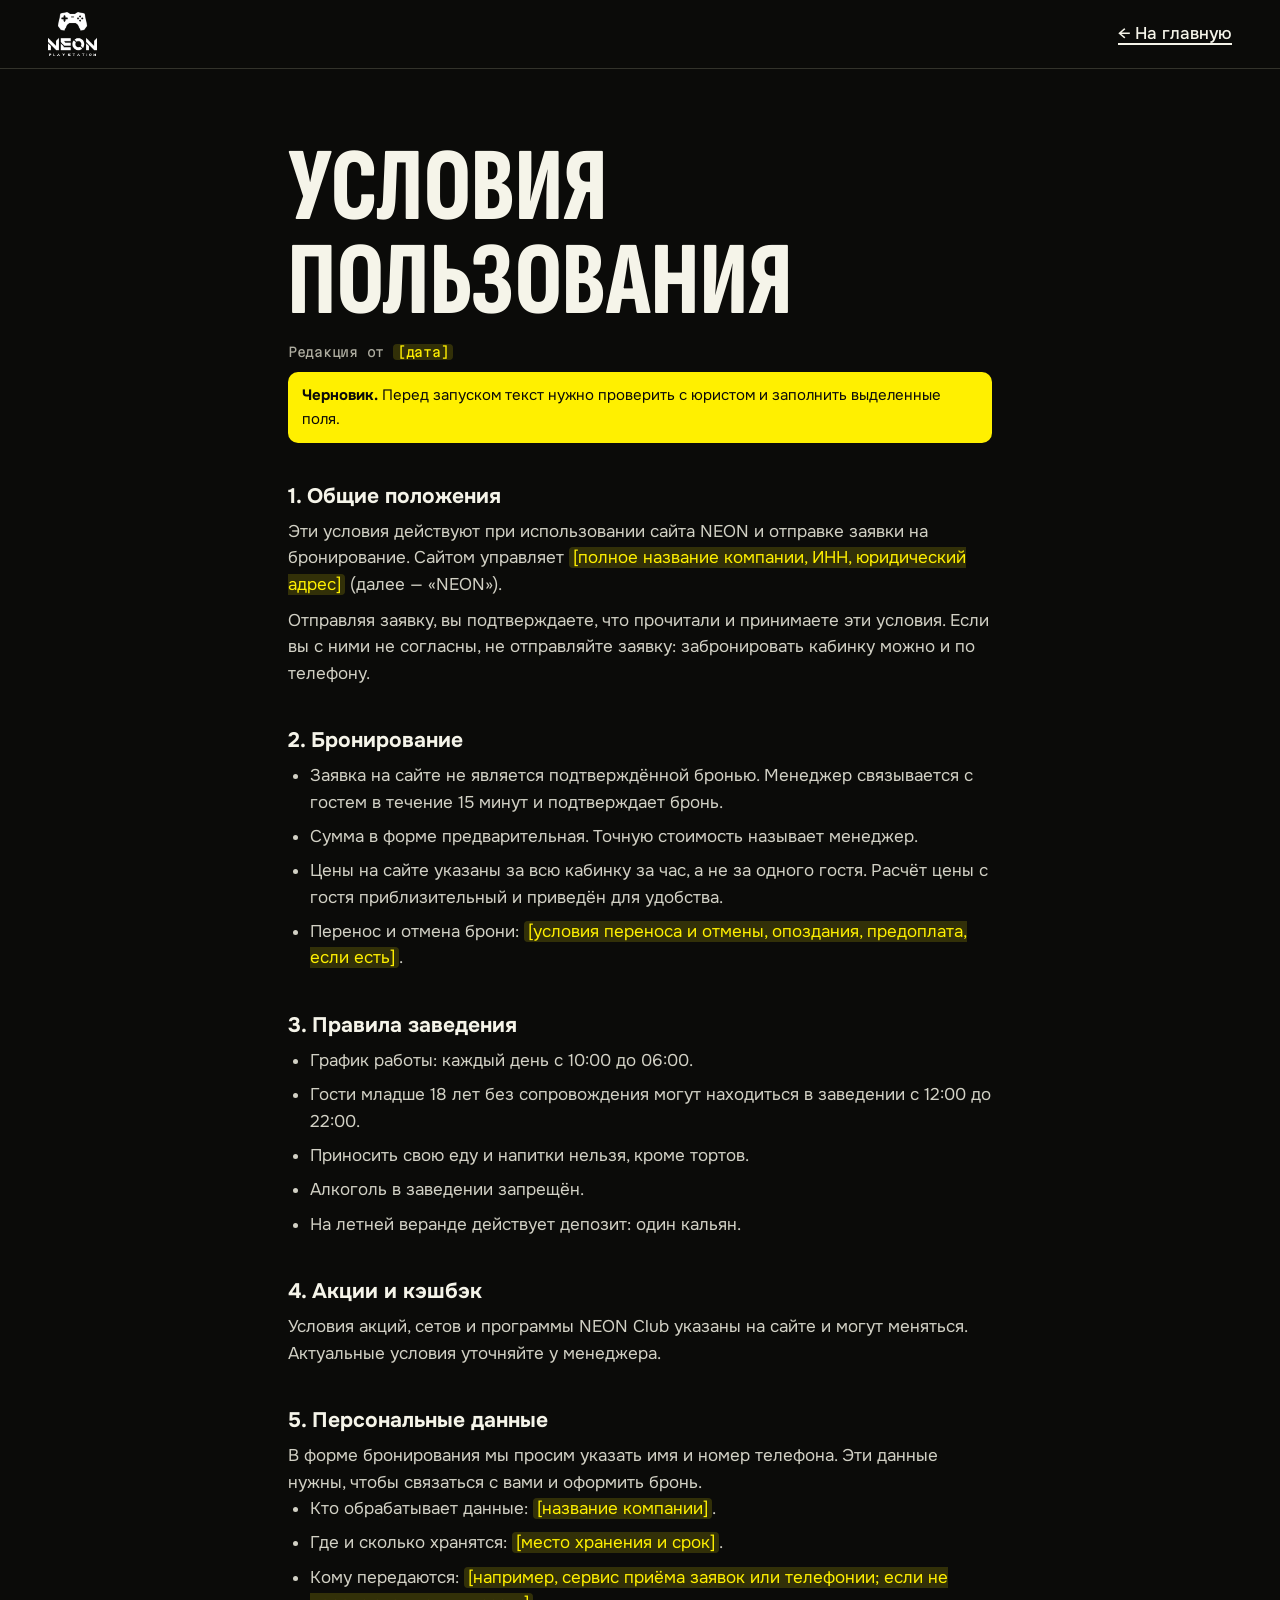
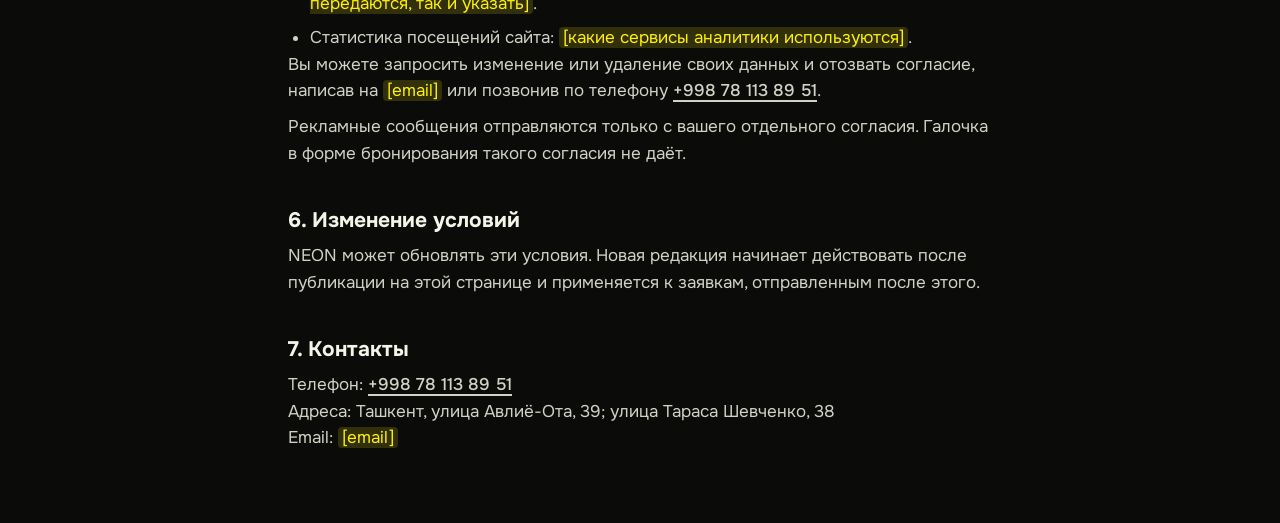
<file: terms.html>
<!doctype html>
<html lang="ru">
<head>
  <meta charset="utf-8">
  <meta name="viewport" content="width=device-width, initial-scale=1, viewport-fit=cover">
  <title>Условия пользования NEON</title>
  <meta name="description" content="Условия пользования сайтом NEON, бронирования кабинок и обработки персональных данных.">
  <!-- Убрать, когда черновик будет проверен и заполнен -->
  <meta name="robots" content="noindex">
  <meta name="theme-color" content="#0b0b09">
  <link rel="preconnect" href="https://fonts.googleapis.com">
  <link rel="preconnect" href="https://fonts.gstatic.com" crossorigin>
  <link href="https://fonts.googleapis.com/css2?family=Martian+Mono:wght@400;600&family=Onest:wght@400;500;700&family=Sofia+Sans+Extra+Condensed:wght@700;800&display=swap" rel="stylesheet">
  <link rel="stylesheet" href="styles.css?v=20261106c">
</head>
<body>
  <header class="legal-header wrap">
    <a class="logo" href="index.html" aria-label="NEON, на главную"><img src="img/logo.webp" alt="" width="60" height="54"></a>
    <a class="text-link back" href="index.html">← На главную</a>
  </header>

  <main class="legal wrap">
    <h1>Условия пользования</h1>
    <p class="legal-date mono">Редакция от <mark>[дата]</mark></p>

    <p class="legal-draft" role="note"><strong>Черновик.</strong> Перед запуском текст нужно проверить с юристом и заполнить выделенные поля.</p>

    <section>
      <h2>1. Общие положения</h2>
      <p>Эти условия действуют при использовании сайта NEON и отправке заявки на бронирование. Сайтом управляет <mark>[полное название компании, ИНН, юридический адрес]</mark> (далее — «NEON»).</p>
      <p>Отправляя заявку, вы подтверждаете, что прочитали и принимаете эти условия. Если вы с ними не согласны, не отправляйте заявку: забронировать кабинку можно и по телефону.</p>
    </section>

    <section>
      <h2>2. Бронирование</h2>
      <ul>
        <li>Заявка на сайте не является подтверждённой бронью. Менеджер связывается с гостем в течение 15 минут и подтверждает бронь.</li>
        <li>Сумма в форме предварительная. Точную стоимость называет менеджер.</li>
        <li>Цены на сайте указаны за всю кабинку за час, а не за одного гостя. Расчёт цены с гостя приблизительный и приведён для удобства.</li>
        <li>Перенос и отмена брони: <mark>[условия переноса и отмены, опоздания, предоплата, если есть]</mark>.</li>
      </ul>
    </section>

    <section>
      <h2>3. Правила заведения</h2>
      <ul>
        <li>График работы: каждый день с 10:00 до 06:00.</li>
        <li>Гости младше 18 лет без сопровождения могут находиться в заведении с 12:00 до 22:00.</li>
        <li>Приносить свою еду и напитки нельзя, кроме тортов.</li>
        <li>Алкоголь в заведении запрещён.</li>
        <li>На летней веранде действует депозит: один кальян.</li>
      </ul>
    </section>

    <section>
      <h2>4. Акции и кэшбэк</h2>
      <p>Условия акций, сетов и программы NEON Club указаны на сайте и могут меняться. Актуальные условия уточняйте у менеджера.</p>
    </section>

    <section>
      <h2>5. Персональные данные</h2>
      <p>В форме бронирования мы просим указать имя и номер телефона. Эти данные нужны, чтобы связаться с вами и оформить бронь.</p>
      <ul>
        <li>Кто обрабатывает данные: <mark>[название компании]</mark>.</li>
        <li>Где и сколько хранятся: <mark>[место хранения и срок]</mark>.</li>
        <li>Кому передаются: <mark>[например, сервис приёма заявок или телефонии; если не передаются, так и указать]</mark>.</li>
        <li>Статистика посещений сайта: <mark>[какие сервисы аналитики используются]</mark>.</li>
      </ul>
      <p>Вы можете запросить изменение или удаление своих данных и отозвать согласие, написав на <mark>[email]</mark> или позвонив по телефону <a class="text-link" href="tel:+998781138951">+998 78 113 89 51</a>.</p>
      <p>Рекламные сообщения отправляются только с вашего отдельного согласия. Галочка в форме бронирования такого согласия не даёт.</p>
    </section>

    <section>
      <h2>6. Изменение условий</h2>
      <p>NEON может обновлять эти условия. Новая редакция начинает действовать после публикации на этой странице и применяется к заявкам, отправленным после этого.</p>
    </section>

    <section>
      <h2>7. Контакты</h2>
      <p>Телефон: <a class="text-link" href="tel:+998781138951">+998 78 113 89 51</a><br>
      Адреса: Ташкент, улица Авлиё-Ота, 39; улица Тараса Шевченко, 38<br>
      Email: <mark>[email]</mark></p>
    </section>
  </main>
</body>
</html>
</file>
<file: styles.css>
:root {
  --ink: #0b0b09;
  --panel: #161612;
  --panel-2: #1f1f1a;
  --line: #33332b;
  --text: #f5f4e9;
  --muted: #aeada0;
  --volt: #fff000;
  --volt-dim: rgba(255, 240, 0, .16);
  --red: #f52b26;
  --red-deep: #c81c18;
  --cream: #ffe6c2;
  --cream-2: #fff3df;
  --brown: #2a1410;
  --brown-muted: #6e4f42;

  --display: 'Sofia Sans Extra Condensed', 'Arial Narrow', Impact, sans-serif;
  --body: 'Onest', system-ui, -apple-system, 'Segoe UI', sans-serif;
  --mono: 'Martian Mono', ui-monospace, Consolas, monospace;

  --gutter: clamp(16px, 4vw, 48px);
  --radius: 14px;
  --header: 72px;
}

*, *::before, *::after { box-sizing: border-box; }
html { scroll-behavior: smooth; scroll-padding-top: calc(var(--header) + 12px); -webkit-text-size-adjust: 100%; }
html:has(dialog[open]) { overflow: hidden; }
body { margin: 0; background: var(--ink); color: var(--text); font: 400 17px/1.55 var(--body); overflow-x: hidden; }
img { display: block; max-width: 100%; }
h1, h2, h3, p, ul, dl, dd, figure { margin: 0; padding: 0; }
ul { list-style: none; }
a { color: inherit; }
button, input, select { font: inherit; color: inherit; }
button { cursor: pointer; }
button:disabled { cursor: not-allowed; }
:focus-visible { outline: 3px solid var(--volt); outline-offset: 2px; }
.menu-page :focus-visible { outline-color: var(--red-deep); }

h1, h2 { font-family: var(--display); font-weight: 800; text-transform: uppercase; line-height: .9; letter-spacing: .005em; text-wrap: balance; }
h2 { font-size: clamp(48px, 7.5vw, 104px); }
h3 { font-weight: 700; line-height: 1.2; }

.mono { font-family: var(--mono); font-feature-settings: 'tnum'; letter-spacing: -.02em; }
.volt { color: var(--volt); }
.wrap { width: 100%; max-width: 1360px; margin-inline: auto; padding-inline: var(--gutter); }
.sr-only { position: absolute; width: 1px; height: 1px; overflow: hidden; clip-path: inset(50%); white-space: nowrap; }
.skip { position: absolute; left: 12px; top: -60px; background: var(--volt); color: var(--ink); padding: 10px 16px; z-index: 100; border-radius: 8px; font-weight: 700; }
.skip:focus { top: 12px; }
.eyebrow { font-size: 12px; text-transform: uppercase; letter-spacing: .04em; }
.section { padding-block: clamp(64px, 9vw, 128px); }
.section-head { display: grid; gap: 20px; margin-bottom: clamp(28px, 4vw, 48px); }
.section-lead { color: var(--muted); max-width: 58ch; font-size: 18px; }
.section-lead strong { color: var(--text); font-weight: 500; }

/* ——— Кнопки ——— */
.btn {
  display: inline-flex; align-items: center; justify-content: center; gap: 8px;
  min-height: 52px; padding: 12px 24px; border-radius: 10px; border: 1.5px solid transparent;
  font-weight: 700; font-size: 16px; line-height: 1.1; text-decoration: none; text-align: center;
  transition: background-color .15s, color .15s, border-color .15s, box-shadow .2s, transform .1s;
}
.btn:active { transform: scale(.97); }
.btn-sm { min-height: 44px; padding: 8px 16px; font-size: 15px; }
.btn-block { width: 100%; }
.btn-volt { background: var(--volt); color: var(--ink); }
.btn-volt:hover { box-shadow: 0 0 0 1px var(--volt), 0 0 28px rgba(255, 240, 0, .55); }
.btn-ghost { background: transparent; color: var(--text); border-color: var(--line); }
.btn-ghost:hover { border-color: var(--volt); color: var(--volt); }
.btn-ink { background: var(--ink); color: var(--text); }
.btn-ink:hover { background: #2a2a24; }
.btn-cream { background: var(--cream); color: var(--red-deep); }
.btn-cream:hover { background: #fff; }
.text-link { color: inherit; font-weight: 500; text-underline-offset: 4px; text-decoration-thickness: 1.5px; }
.text-link:hover { color: var(--volt); }

/* ——— Шапка ——— */
.site-header {
  position: sticky; top: 0; z-index: 40; height: var(--header);
  display: flex; align-items: center; gap: 28px; padding-inline: var(--gutter);
  background: rgba(11, 11, 9, .9); backdrop-filter: blur(12px); border-bottom: 1px solid var(--line);
}
.logo img { height: 50px; width: auto; }
.nav { display: flex; gap: 22px; margin-right: auto; }
.nav a:not(.btn) { font-size: 15px; font-weight: 500; text-decoration: none; padding: 8px 0; color: var(--muted); }
.nav a:not(.btn):hover { color: var(--volt); }
.nav-toggle { display: none; }
.header-phone { font-size: 13px; text-decoration: none; white-space: nowrap; }
.header-phone:hover { color: var(--volt); }

/* ——— Первый экран ——— */
.hero { position: relative; min-height: calc(100svh - var(--header)); display: flex; align-items: flex-end; overflow: hidden; isolation: isolate; }
.hero-photo { position: absolute; top: 0; bottom: 0; right: 0; left: 40%; width: 60%; height: 100%; object-fit: cover; object-position: 0% 50%; z-index: -2; }
.hero::after { content: ''; position: absolute; inset: 0; z-index: -1; background: linear-gradient(90deg, var(--ink) 40%, rgba(11,11,9,.55) 50%, rgba(11,11,9,0) 62%), linear-gradient(180deg, rgba(11,11,9,0) 62%, var(--ink) 100%); }
.hero-inner { display: grid; grid-template-columns: minmax(0, 1fr) 340px; gap: clamp(24px, 4vw, 64px); align-items: end; padding-block: clamp(40px, 6vw, 72px); }
.hero h1 { font-size: clamp(60px, 8.7vw, 150px); margin-block: 14px 20px; text-wrap: wrap; }
.hero h1 em { font-style: normal; color: var(--volt); text-shadow: 0 0 34px rgba(255, 240, 0, .45); display: block; }
.hero-sub { max-width: 46ch; font-size: clamp(17px, 1.5vw, 20px); }

.quick { background: rgba(22, 22, 18, .94); border: 1px solid var(--line); border-radius: var(--radius); padding: 20px; display: grid; gap: 14px; backdrop-filter: blur(8px); }
.quick-row { display: flex; align-items: center; justify-content: space-between; gap: 12px; min-height: 48px; }
.quick-label { font-weight: 500; }
.quick-note { font-size: 11px; color: var(--muted); text-align: center; }

.stepper { display: inline-flex; align-items: center; border: 1px solid var(--line); border-radius: 10px; background: var(--ink); }
.stepper button { width: 44px; height: 44px; border: 0; background: none; font-size: 20px; border-radius: 9px; }
.stepper button:hover:not(:disabled) { color: var(--volt); }
.stepper button:disabled { color: #55554b; }
.stepper output { min-width: 32px; text-align: center; font-size: 15px; font-weight: 600; }

.toggle { display: inline-flex; align-items: center; gap: 12px; cursor: pointer; position: relative; }
.toggle input { position: absolute; opacity: 0; width: 52px; height: 30px; right: 0; margin: 0; cursor: pointer; }
.toggle-track { flex: none; width: 52px; height: 30px; border-radius: 30px; background: var(--ink); border: 1px solid var(--line); position: relative; transition: background-color .15s, box-shadow .2s; }
.toggle-track::after { content: ''; position: absolute; top: 3px; left: 3px; width: 22px; height: 22px; border-radius: 50%; background: var(--muted); transition: transform .15s, background-color .15s; }
.toggle input:checked + .toggle-track { background: var(--volt); box-shadow: 0 0 18px rgba(255, 240, 0, .5); }
.toggle input:checked + .toggle-track::after { transform: translateX(22px); background: var(--ink); }
.toggle input:focus-visible + .toggle-track { outline: 3px solid var(--volt); outline-offset: 2px; }

/* ——— Подбор ——— */
.filters { display: flex; flex-wrap: wrap; align-items: center; gap: 16px 32px; padding: 16px 20px; background: var(--panel); border: 1px solid var(--line); border-radius: var(--radius); }
.filter-group { display: flex; align-items: center; gap: 12px; min-height: 46px; }
.filter-location { flex: 1 1 520px; min-width: 0; display: flex; align-items: center; gap: 12px; }
.location-options { display: grid; grid-template-columns: repeat(2, minmax(0, 1fr)); gap: 8px; flex: 1; max-width: 620px; }
.location-options button { display: grid; gap: 2px; text-align: left; min-height: 64px; padding: 10px 14px; border-radius: 10px; border: 1px solid var(--line); background: transparent; transition: border-color .15s, background-color .15s, color .15s; }
.location-options strong { font-size: 16px; font-weight: 700; line-height: 1.2; }
.location-options span { font-size: 13px; line-height: 1.3; color: var(--muted); }
.location-options button:hover { border-color: var(--volt); }
.location-options button[aria-pressed='true'] { background: var(--volt); border-color: var(--volt); color: var(--ink); }
.location-options button[aria-pressed='true'] span { color: var(--ink); }
.filter-categories { flex: 1 1 100%; display: flex; align-items: center; gap: 12px; padding-top: 14px; border-top: 1px solid var(--line); animation: reveal-row .22s ease-out; }
.filter-categories[hidden] { display: none; }
@keyframes reveal-row { from { opacity: 0; transform: translateY(-6px); } }
.filter-label { font-size: 14px; color: var(--muted); font-weight: 500; }
.segments { display: flex; flex-wrap: wrap; gap: 6px; }
.segments button { min-height: 44px; padding: 8px 14px; border-radius: 9px; background: transparent; border: 1px solid var(--line); font-size: 15px; font-weight: 500; }
.segments button:hover:not(:disabled) { border-color: var(--volt); }
.segments button[aria-pressed='true'] { background: var(--volt); color: var(--ink); border-color: var(--volt); font-weight: 700; }
.segments button:disabled { opacity: .4; }
.result-count { color: var(--muted); font-size: 15px; margin-block: 20px; }

.cabin-grid { display: grid; grid-template-columns: repeat(2, minmax(0, 1fr)); gap: clamp(32px, 4vw, 48px) 24px; }
.cabin-branch { font-size: 12px; color: var(--muted); }
.cabin-tags { display: flex; flex-wrap: wrap; gap: 6px; margin-block: 4px; }
.cabin-tags li { font-size: 13px; padding: 3px 9px; border: 1px solid var(--line); border-radius: 6px; }
.cabin-tags .tag-volt { background: var(--volt); color: var(--ink); border-color: var(--volt); font-weight: 700; }
.cabin-price { margin-top: auto; padding-top: 8px; font-size: 14px; color: var(--muted); }
.cabin-price strong { font-size: 19px; font-weight: 600; color: var(--text); }
.grid-more { display: flex; justify-content: center; margin-top: 28px; }
.empty { grid-column: 1 / -1; padding: 48px 24px; text-align: center; border: 1px dashed var(--line); border-radius: var(--radius); display: grid; justify-items: center; gap: 16px; }

/* ——— Филиалы ——— */
.branches { background: var(--panel); }
.branch-list { display: grid; gap: clamp(40px, 6vw, 72px); }
.branch-group-head { display: grid; grid-template-columns: minmax(0, 5fr) minmax(0, 6fr); gap: 8px clamp(20px, 4vw, 56px); align-items: end; padding-bottom: clamp(20px, 2.5vw, 28px); }
.branch-group-head h3 { font: 800 clamp(36px, 4vw, 56px)/.95 var(--display); text-transform: uppercase; color: var(--volt); }
.branch-group-head p { color: var(--muted); max-width: 54ch; }
.branch { display: grid; grid-template-columns: minmax(0, 5fr) minmax(0, 6fr); gap: clamp(20px, 4vw, 56px); padding-block: clamp(24px, 3vw, 40px); border-top: 1px solid var(--line); align-items: center; scroll-margin-top: calc(var(--header) + 12px); }
.branch:nth-child(even) .branch-photo { order: 2; }
.branch-photo { aspect-ratio: 3 / 2; border-radius: var(--radius); overflow: hidden; background: var(--panel-2); }
.branch-photo img { width: 100%; height: 100%; object-fit: cover; }
.branch-copy { display: grid; gap: 12px; justify-items: start; }
.branch-copy h4 { margin: 0; font: 800 clamp(64px, 8vw, 120px)/.85 var(--display); text-transform: uppercase; }
.branch-pitch { color: var(--volt); font-size: 20px; font-weight: 500; }
.branch-copy > p:not(.branch-pitch) { color: var(--muted); max-width: 54ch; }
.branch-facts { display: grid; grid-template-columns: repeat(2, auto); gap: 8px 28px; margin-block: 8px; font-size: 13px; }
.branch-facts dt { color: var(--muted); font-size: 11px; }

.veranda { display: grid; grid-template-columns: minmax(0, 6fr) minmax(0, 5fr); gap: clamp(20px, 4vw, 56px); align-items: center; border-top: 1px solid var(--line); padding-top: clamp(24px, 3vw, 40px); }
.veranda img { width: 100%; aspect-ratio: 16 / 10; object-fit: cover; object-position: 50% 72%; border-radius: var(--radius); }
.veranda-copy { display: grid; gap: 14px; justify-items: start; }
.veranda h3 { font: 800 clamp(44px, 5vw, 72px)/.9 var(--display); text-transform: uppercase; }
.veranda p { color: var(--muted); max-width: 44ch; }

/* ——— Акции ——— */
.deal { background: var(--volt); color: var(--ink); border-radius: var(--radius); padding: clamp(20px, 3vw, 36px); display: grid; grid-template-columns: auto minmax(0, 1fr) auto; gap: clamp(16px, 3vw, 40px); align-items: center; }
.deal-big { font: 800 clamp(96px, 13vw, 200px)/.8 var(--display); }
.deal-copy { display: grid; gap: 6px; }
.deal-copy h3 { font-size: clamp(22px, 2.4vw, 32px); }
.deal-copy .mono { font-size: 14px; font-weight: 600; }
.set-grid { display: grid; grid-template-columns: repeat(4, minmax(0, 1fr)); gap: 16px; margin-top: 16px; }
.set { background: var(--panel); border: 1px solid var(--line); border-radius: var(--radius); padding: 20px; display: flex; flex-direction: column; gap: 8px; }
.set-when { font-size: 12px; color: var(--muted); }
.set h3 { font: 800 40px/.95 var(--display); text-transform: uppercase; }
.set-items { color: var(--muted); }
.set-price { margin-top: auto; padding-top: 10px; display: grid; gap: 2px; }
.set-price strong { font-size: 19px; font-weight: 600; }
.set-price s { font-size: 13px; color: var(--muted); }
.set-save { font-size: 12px; color: var(--volt); }
.club { display: grid; grid-template-columns: minmax(0, 5fr) minmax(0, 6fr); gap: clamp(24px, 4vw, 56px); margin-top: 16px; padding: clamp(20px, 3vw, 36px); border: 1px solid var(--line); border-radius: var(--radius); align-items: center; }
.club-copy { display: grid; gap: 14px; justify-items: start; }
.club h3 { font: 800 clamp(44px, 5vw, 72px)/.9 var(--display); text-transform: uppercase; }
.club-copy p { color: var(--muted); font-size: 15px; }
.club-table { width: 100%; border-collapse: collapse; }
.club-table th { text-align: left; font-size: 13px; font-weight: 500; color: var(--muted); padding: 8px 10px 10px 0; }
.club-table td { padding: 14px 10px 14px 0; border-top: 1px solid var(--line); }

/* ——— Еда ——— */
.food-teaser { background: var(--red); color: #fff; padding-block: clamp(56px, 8vw, 104px); }
.food-inner { display: grid; grid-template-columns: minmax(0, 5fr) minmax(0, 7fr); gap: clamp(28px, 5vw, 72px); align-items: center; }
.food-copy { display: grid; gap: 18px; justify-items: start; }
.food-copy .eyebrow { color: var(--cream); }
.food-links { display: flex; flex-wrap: wrap; align-items: center; gap: 8px 20px; }
.food-link { font-weight: 700; text-underline-offset: 4px; min-height: 44px; display: inline-flex; align-items: center; }
.food-photos { display: grid; grid-template-columns: repeat(3, minmax(0, 1fr)); gap: 12px; }
.food-photos figure { background: var(--cream-2); color: var(--brown); border-radius: var(--radius); overflow: hidden; }
.food-photos img { width: 100%; aspect-ratio: 1; object-fit: cover; }
.food-photos figcaption { padding: 12px; font-weight: 700; font-size: 15px; line-height: 1.25; display: grid; gap: 4px; }
.food-photos figcaption .mono { font-weight: 400; font-size: 12px; }

/* ——— Игры ——— */
.games-bar { display: flex; flex-wrap: wrap; gap: 12px 20px; align-items: center; justify-content: space-between; margin-bottom: 28px; }
.game-search { flex: 0 1 340px; }
.game-search input { width: 100%; min-height: 46px; padding: 8px 14px; border-radius: 9px; background: var(--panel); border: 1px solid var(--line); }
.game-search input::placeholder { color: var(--muted); }
.game-groups { display: grid; gap: 28px; }
.game-group h3 { font-size: 14px; font-weight: 500; color: var(--muted); margin-bottom: 12px; }
.game-group ul { display: flex; flex-wrap: wrap; gap: 8px; }
.game-group li { padding: 8px 14px; border: 1px solid var(--line); border-radius: 8px; font-size: 15px; font-weight: 500; }
.game-empty { color: var(--muted); }

/* ——— FAQ ——— */
.faq { background: var(--panel); }
.faq-layout { display: grid; grid-template-columns: minmax(0, 4fr) minmax(0, 7fr); gap: clamp(24px, 4vw, 64px); align-items: start; }
.faq h2 { position: sticky; top: calc(var(--header) + 24px); }
.faq-list details { border-top: 1px solid var(--line); }
.faq-list details:last-child { border-bottom: 1px solid var(--line); }
.faq-list summary { cursor: pointer; padding: 18px 40px 18px 0; font-size: 19px; font-weight: 500; list-style: none; position: relative; }
.faq-list summary::-webkit-details-marker { display: none; }
.faq-list summary::after { content: '+'; position: absolute; right: 4px; top: 13px; font: 400 28px var(--mono); color: var(--volt); }
.faq-list summary::after { transition: transform .2s ease-out; }
.faq-list details[open]:not([data-closing='true']) summary::after { transform: rotate(135deg); }
.faq-list summary:hover { color: var(--volt); }
.faq-content { overflow: hidden; }
.faq-list details p { padding: 0 40px 22px 0; color: var(--muted); max-width: 62ch; }

/* ——— Контакты ——— */
.contacts h2 { margin-bottom: clamp(28px, 4vw, 48px); }
.contact-grid { display: grid; grid-template-columns: minmax(0, 6fr) minmax(0, 4fr) minmax(0, 4fr); gap: 16px; }
.contact-card { border: 1px solid var(--line); border-radius: var(--radius); padding: 24px; display: flex; flex-direction: column; align-items: flex-start; gap: 10px; }
.contact-card p:not(.filter-label):not(.contact-hours) { color: var(--muted); }
.contact-card h3 { font: 800 40px/1 var(--display); text-transform: uppercase; }
.contact-card .text-link { margin-top: auto; padding-top: 8px; }
.contact-phone { font: 800 clamp(44px, 5.4vw, 76px)/1 var(--display); text-decoration: none; white-space: nowrap; }
.contact-phone:hover { color: var(--volt); }
.contact-hours { font-size: 13px; margin-bottom: 8px; }

.site-footer { border-top: 1px solid var(--line); padding-block: 24px; font-size: 13px; }
.footer-inner { display: flex; flex-wrap: wrap; justify-content: space-between; align-items: center; gap: 12px 24px; }
.footer-links { display: flex; flex-wrap: wrap; gap: 6px 22px; font-size: 15px; }
.footer-links a { min-height: 44px; display: inline-flex; align-items: center; text-underline-offset: 4px; }
.footer-links a:hover { color: var(--volt); }
.nav-actions { display: none; }
.nav-scrim { display: none; }
.hero-cta { display: none; }
.loc-short { display: none; }

/* ——— Диалоги ——— */
.sheet { width: min(620px, calc(100vw - 32px)); max-height: calc(100dvh - 48px); padding: 0; background: var(--panel); color: var(--text); border: 1px solid var(--line); border-radius: 18px; overflow-y: auto; overscroll-behavior: contain; }
#cabin-dialog { width: min(860px, calc(100vw - 32px)); }
.sheet::backdrop { background: rgba(0, 0, 0, .78); backdrop-filter: blur(3px); }
.sheet-close { position: sticky; top: 12px; float: right; margin: 12px 12px -56px 0; width: 44px; height: 44px; z-index: 3; border-radius: 50%; border: 1px solid var(--line); background: rgba(11, 11, 9, .85); }
.sheet-close:hover { color: var(--volt); border-color: var(--volt); }
.gallery-main { width: 100%; aspect-ratio: 16 / 9; object-fit: cover; background: var(--panel-2); }
.gallery-thumbs { display: flex; gap: 6px; padding: 8px 20px 0; overflow-x: auto; }
.gallery-thumbs button { flex: none; width: 84px; height: 56px; padding: 0; border: 2px solid transparent; border-radius: 8px; overflow: hidden; background: none; opacity: .65; }
.gallery-thumbs button:hover { opacity: 1; }
.gallery-thumbs button[aria-pressed='true'] { border-color: var(--volt); opacity: 1; }
.gallery-thumbs img { width: 100%; height: 100%; object-fit: cover; }
.cabin-detail { padding: 20px; display: grid; gap: 10px; }
.cabin-detail h2 { font-size: 56px; }
.cabin-included { font-size: 15px; color: var(--muted); }
.deal-note { font-size: 13px; color: var(--volt); }
.cabin-detail .btn { margin-top: 8px; }

.sheet-form { padding: 24px; }
.sheet-form h2 { font-size: 52px; padding-right: 48px; }
.sheet-lead { color: var(--muted); font-size: 15px; margin-block: 8px 20px; }
.field { display: grid; gap: 6px; align-content: start; min-width: 0; }
#book-form { display: grid; gap: 16px; }
.field label, .field-label { font-size: 14px; font-weight: 500; color: var(--muted); }
.field input, .field select { width: 100%; min-height: 48px; padding: 8px 12px; border-radius: 10px; background: var(--ink); border: 1px solid var(--line); color-scheme: dark; }
.field input[aria-invalid='true'] { border-color: #ff6b5e; }
.field-row { display: grid; grid-template-columns: minmax(0, 1fr) auto auto; gap: 12px; }
.field-row-2 { grid-template-columns: repeat(2, minmax(0, 1fr)); }
.date-row { display: flex; flex-wrap: wrap; gap: 8px; }
.date-row input { flex: 1 1 150px; width: auto; }
.field-error { color: #ff8a7f; font-size: 14px; }
.capacity-warn { font-size: 14px; color: var(--volt); }
.total { display: flex; justify-content: space-between; align-items: center; gap: 16px; padding: 14px 16px; border-radius: 10px; background: var(--panel-2); min-height: 56px; }
.total-label { font-size: 14px; color: var(--muted); display: block; }
.total-deal { font-size: 12px; color: var(--volt); display: block; margin-top: 2px; }
.total strong { font-size: 17px; font-weight: 600; white-space: nowrap; }
#book-done { display: grid; gap: 16px; outline: none; }
#book-done[hidden] { display: none; }
.demo-note { padding: 12px 14px; border-radius: 10px; background: var(--volt); color: var(--ink); font-size: 14px; font-weight: 500; padding-right: 14px; }
.done-list div { display: flex; justify-content: space-between; gap: 20px; padding-block: 10px; border-top: 1px solid var(--line); }
.done-list dt { color: var(--muted); }
.done-list dd { text-align: right; font-weight: 500; }

/* ——— Страница меню ——— */
.menu-page { background: var(--cream); color: var(--brown); }
.menu-header { background: var(--red); color: #fff; padding-block: 16px clamp(28px, 4vw, 48px); }
.menu-head-row { display: flex; justify-content: space-between; align-items: center; margin-bottom: clamp(24px, 4vw, 48px); gap: 12px; }
.menu-page .text-link:hover { color: var(--cream); }
.back { min-height: 44px; display: inline-flex; align-items: center; }
.menu-header h1 { font-size: clamp(96px, 18vw, 240px); line-height: .82; margin-block: 8px 12px; }
.menu-header .eyebrow { color: var(--cream); }
.menu-lead { max-width: 54ch; font-size: 18px; }
.menu-nav { position: sticky; top: 0; z-index: 30; background: var(--cream-2); border-bottom: 1px solid rgba(42, 20, 16, .15); }
.menu-nav-scroll { display: flex; gap: 2px; overflow-x: auto; max-width: 1360px; margin-inline: auto; padding: 8px var(--gutter); position: relative; scrollbar-width: none; }
.menu-nav-scroll::-webkit-scrollbar { display: none; }
.menu-nav a { flex: none; min-height: 44px; display: inline-flex; align-items: center; padding: 6px 14px; border-radius: 9px; text-decoration: none; font-weight: 500; font-size: 15px; }
.menu-nav a:hover { background: var(--cream); }
.menu-nav a.active { background: var(--red); color: #fff; font-weight: 700; }
.menu-section { padding-top: clamp(40px, 6vw, 72px); scroll-margin-top: 44px; }
.menu-section:last-child { padding-bottom: clamp(48px, 7vw, 88px); }
.menu-section h2 { color: var(--red-deep); margin-bottom: 24px; font-size: clamp(52px, 7vw, 92px); }
.dish-grid { display: grid; grid-template-columns: repeat(4, minmax(0, 1fr)); gap: 14px; }
.dish { background: var(--cream-2); border-radius: var(--radius); overflow: hidden; display: flex; flex-direction: column; }
.dish-photo { aspect-ratio: 1; background: var(--cream); }
.dish-photo img { width: 100%; height: 100%; object-fit: cover; }
.dish-body { padding: 14px; display: flex; flex-direction: column; gap: 6px; flex: 1; }
.dish h3 { font-size: 17px; }
.dish-tag { font-size: 10px; font-weight: 600; background: var(--red); color: #fff; padding: 2px 5px; border-radius: 4px; vertical-align: 2px; white-space: nowrap; }
.dish-body > p:not(.dish-price) { font-size: 14px; line-height: 1.4; color: var(--brown-muted); }
.dish-price { margin-top: auto; padding-top: 6px; font-weight: 600; font-size: 15px; }
.list-grid { display: grid; grid-template-columns: repeat(2, minmax(0, 1fr)); gap: 14px; align-items: start; }
.list-card { background: var(--cream-2); border-radius: var(--radius); padding: 22px; }
.list-card h3 { font: 800 36px/1 var(--display); text-transform: uppercase; color: var(--red-deep); }
.list-note { font-size: 12px; color: var(--brown-muted); margin-top: 4px; }
.price-list { margin-top: 12px; }
.price-list li { display: flex; justify-content: space-between; align-items: baseline; gap: 16px; padding-block: 9px; border-top: 1px solid rgba(42, 20, 16, .12); }
.price-list .mono { font-size: 13px; white-space: nowrap; }
.tea-list { margin-top: 12px; }
.tea-list li { display: grid; gap: 2px; padding-block: 10px; border-top: 1px solid rgba(42, 20, 16, .12); }
.tea-list span { font-size: 14px; line-height: 1.4; color: var(--brown-muted); }
.hookah-price { font-size: 18px; margin-bottom: 18px; }
.hookah-price strong { font-size: 26px; font-weight: 600; color: var(--red-deep); }
.hookah-list { display: grid; grid-template-columns: repeat(3, minmax(0, 1fr)); gap: 14px; }
.hookah-list li { background: var(--cream-2); border-radius: var(--radius); padding: 16px; }
.hookah-head { display: flex; justify-content: space-between; align-items: flex-start; gap: 10px; }
.hookah-list p { font-size: 14px; line-height: 1.4; color: var(--brown-muted); margin-top: 6px; }
.strength { flex: none; font-size: 11px; padding: 2px 7px; border-radius: 5px; border: 1px solid currentColor; }
.strength.s1 { color: #1c7a2e; }
.strength.s2 { color: #8a6500; }
.strength.s3 { color: var(--red-deep); }
.strength.s0 { color: var(--brown-muted); }
.menu-foot { background: var(--red); color: #fff; padding-block: 28px; }
.menu-foot .text-link { min-height: 44px; display: inline-flex; align-items: center; }

/* ——— Карточки кабинок ——— */
.room { display: flex; flex-direction: column; }
.room-media { position: relative; aspect-ratio: 3 / 2; border-radius: 16px; overflow: hidden; background: var(--panel-2); transition: box-shadow .3s; }
.room-media::after { content: ''; position: absolute; inset: 0; pointer-events: none; border-radius: inherit; box-shadow: inset 0 0 0 1px rgba(245, 244, 233, .08); background: linear-gradient(180deg, rgba(11, 11, 9, .42) 0, rgba(11, 11, 9, 0) 22%); }
.room:hover .room-media { box-shadow: 0 0 0 1px var(--volt), 0 22px 70px -28px rgba(255, 240, 0, .55); }
.room-track { display: flex; height: 100%; overflow-x: auto; scroll-snap-type: x mandatory; scrollbar-width: none; overscroll-behavior-x: contain; }
.room-track::-webkit-scrollbar { display: none; }
.room-slide { flex: 0 0 100%; padding: 0; border: 0; background: none; scroll-snap-align: start; cursor: zoom-in; }
.room-slide:focus-visible { outline-offset: -5px; }
.room-slide img { width: 100%; height: 100%; object-fit: cover; }
.room-bars { position: absolute; z-index: 1; top: 12px; left: 14px; right: 14px; display: flex; gap: 4px; pointer-events: none; }
.room-bars i { flex: 1; height: 2px; border-radius: 2px; background: rgba(255, 255, 255, .34); transition: background-color .15s; }
.room-bars i.on { background: #fff; }

.room-body { display: grid; grid-template-columns: minmax(0, 1fr) auto; gap: 14px 20px; padding-top: 18px; flex: 1; align-content: start; }
.cabin-grid .room-title h3 { font: 800 clamp(52px, 4.8vw, 72px)/.86 var(--display); text-transform: uppercase; }
.room-title h3 em { font-style: normal; color: var(--volt); }
.room-title p { margin-top: 8px; font-size: 17px; font-weight: 500; color: var(--muted); }
.room-cost { text-align: right; font-size: 14px; color: var(--muted); }
.room-cost strong { font: 800 clamp(38px, 3.4vw, 50px)/.9 var(--display); color: var(--text); letter-spacing: .01em; }
/* Подпись переносится по ширине цены и не сжимает название слева */
.room-per { margin-top: 8px; font-size: 14px; line-height: 1.3; width: 0; min-width: 100%; }
.room-foot { grid-column: 1 / -1; display: flex; flex-wrap: wrap; align-items: center; justify-content: space-between; gap: 10px 16px; padding-top: 12px; border-top: 1px solid var(--line); }
.room-specs { display: flex; flex-wrap: wrap; gap: 6px 20px; font-size: 15px; font-weight: 500; }
.room-specs li { display: inline-flex; align-items: center; gap: 8px; }
.room-specs svg, .room-book svg { width: 19px; height: 19px; fill: none; stroke: currentColor; stroke-width: 1.8; stroke-linecap: round; stroke-linejoin: round; flex: none; }
.room-karaoke { color: var(--volt); }
.room-book { display: inline-flex; align-items: center; gap: 8px; min-height: 46px; padding: 8px 16px; border-radius: 10px; border: 1.5px solid var(--volt); background: transparent; color: var(--volt); font-size: 15px; font-weight: 700; transition: background-color .15s, color .15s, box-shadow .2s; }
.room:hover .room-book, .room-book:focus-visible { background: var(--volt); color: var(--ink); }
.room-book:hover { box-shadow: 0 0 26px rgba(255, 240, 0, .5); }

@media (max-width: 760px) {
  .cabin-grid { grid-template-columns: minmax(0, 1fr); }
}
@media (max-width: 900px) {
  .room-book { flex: 1 1 100%; justify-content: center; }
}

/* ——— Выпадающие списки формы ——— */
.cselect { position: relative; min-width: 0; }
.cselect.open { z-index: 10; }
.field select.cselect-native { position: absolute; width: 1px; min-height: 0; height: 1px; padding: 0; border: 0; opacity: 0; pointer-events: none; left: 0; bottom: 0; }
.cselect-trigger { display: flex; align-items: center; justify-content: space-between; gap: 10px; width: 100%; min-height: 48px; padding: 8px 12px; border-radius: 10px; border: 1px solid var(--line); background: var(--ink); text-align: left; transition: border-color .2s, box-shadow .2s; }
.cselect-trigger:hover { border-color: #55554b; }
.cselect.open .cselect-trigger { border-color: var(--volt); box-shadow: 0 0 0 1px var(--volt-dim), 0 0 22px rgba(255, 240, 0, .12); }
.cselect-value { min-width: 0; overflow: hidden; white-space: nowrap; text-overflow: ellipsis; }
.cselect-chevron { flex: none; width: 20px; height: 20px; fill: none; stroke: var(--muted); stroke-width: 2.2; stroke-linecap: round; stroke-linejoin: round; transition: transform .28s cubic-bezier(.34, 1.4, .64, 1), stroke .2s; }
.cselect-trigger:hover .cselect-chevron { stroke: var(--text); }
.cselect.open .cselect-chevron { transform: rotate(90deg); stroke: var(--volt); }

.cselect-panel {
  position: absolute; left: 0; right: 0; top: calc(100% + 6px); min-width: 220px; max-height: min(320px, 52vh); padding: 6px; overflow-y: auto; overscroll-behavior: contain;
  border-radius: 12px; border: 1px solid var(--line); background: var(--panel-2); box-shadow: 0 18px 50px -12px rgba(0, 0, 0, .75);
  visibility: hidden; opacity: 0; pointer-events: none; transform: translateY(-8px) scale(.98); transform-origin: top; clip-path: inset(0 -30px 100% -30px);
  transition: opacity .18s ease, transform .22s cubic-bezier(.4, 0, .2, 1), clip-path .22s cubic-bezier(.4, 0, .2, 1), visibility 0s linear .22s;
}
.cselect.open .cselect-panel {
  visibility: visible; opacity: 1; pointer-events: auto; transform: none; clip-path: inset(0 -30px -60px -30px);
  transition: opacity .18s ease, transform .3s cubic-bezier(.2, .7, .2, 1), clip-path .32s cubic-bezier(.2, .7, .2, 1), visibility 0s;
}
.cselect-group + .cselect-group { margin-top: 6px; padding-top: 6px; border-top: 1px solid var(--line); }
.cselect-group-label { padding: 6px 10px 4px; font-size: 12px; font-weight: 500; color: var(--muted); }
.cselect-option { display: flex; align-items: center; justify-content: space-between; gap: 10px; min-height: 44px; padding: 7px 10px; border-radius: 8px; cursor: pointer; transition: background-color .12s; }
.cselect-option.active { background: rgba(245, 244, 233, .08); }
.cselect-text { display: grid; min-width: 0; line-height: 1.3; }
.cselect-text small { font-size: 12.5px; color: var(--muted); }
.cselect-option[aria-selected='true'] .cselect-text > span { color: var(--volt); font-weight: 700; }
.cselect-check { flex: none; width: 18px; height: 18px; fill: none; stroke: var(--volt); stroke-width: 2.6; stroke-linecap: round; stroke-linejoin: round; opacity: 0; }
.cselect-option[aria-selected='true'] .cselect-check { opacity: 1; }
/* Первые строки появляются друг за другом */
.cselect.open .cselect-option, .cselect.open .cselect-group-label { --enter-opacity: 0; --enter-y: -6px; animation: enter .24s cubic-bezier(.2, .7, .2, 1) backwards; animation-delay: calc(min(var(--i, 0), 9) * 18ms + 40ms); }

/* ——— Согласие в форме ——— */
.consent { display: grid; gap: 6px; }
.consent-label { position: relative; display: flex; align-items: flex-start; gap: 12px; min-height: 44px; font-size: 14px; line-height: 1.45; color: var(--muted); cursor: pointer; }
.consent-label input { position: absolute; left: 0; top: 0; width: 26px; height: 26px; margin: 0; opacity: 0; cursor: pointer; }
.consent-box { flex: none; position: relative; width: 26px; height: 26px; border-radius: 7px; border: 1.5px solid var(--muted); background: var(--ink); transition: background-color .15s, border-color .15s, box-shadow .2s; }
.consent-box::after { content: ''; position: absolute; left: 8px; top: 3px; width: 6px; height: 12px; border: solid var(--ink); border-width: 0 2.5px 2.5px 0; transform: rotate(45deg) scale(.5); opacity: 0; transition: transform .15s ease-out, opacity .15s; }
.consent-label input:checked + .consent-box { background: var(--volt); border-color: var(--volt); }
.consent-label input:checked + .consent-box::after { transform: rotate(45deg) scale(1); opacity: 1; }
.consent-label input:focus-visible + .consent-box { outline: 3px solid var(--volt); outline-offset: 2px; }
.consent-label input[aria-invalid='true'] + .consent-box { border-color: #ff6b5e; }
.consent-label .text-link { color: var(--text); }
.consent-label .text-link:hover { color: var(--volt); }

/* ——— Страница условий ——— */
.legal-header { display: flex; align-items: center; justify-content: space-between; gap: 16px; padding-block: 12px; border-bottom: 1px solid var(--line); max-width: none; }
.legal-header .logo img { height: 44px; width: auto; }
.legal { max-width: 800px; padding-block: clamp(32px, 6vw, 72px); }
.legal h1 { font-size: clamp(56px, 9vw, 104px); }
.legal-date { margin-top: 14px; font-size: 13px; color: var(--muted); }
.legal-draft { margin-top: 20px; padding: 12px 14px; border-radius: 10px; background: var(--volt); color: var(--ink); font-size: 15px; }
.legal section { margin-top: clamp(28px, 4vw, 40px); }
.legal h2 { font: 700 21px/1.25 var(--body); text-transform: none; letter-spacing: 0; margin-bottom: 10px; }
.legal p + p { margin-top: 10px; }
.legal ul { list-style: disc; padding-left: 22px; display: grid; gap: 8px; }
.legal p, .legal li { color: #d2d1c5; }
.legal .legal-draft { color: var(--ink); }
.legal .legal-date { color: var(--muted); }
.legal mark { background: var(--volt-dim); color: var(--volt); padding: 0 4px; border-radius: 4px; }

/* ——— Адаптив ——— */
@media (max-width: 1240px) {
  .header-phone { display: none; }
  .nav { gap: 16px; }
}
@media (max-width: 1100px) {
  .set-grid { grid-template-columns: repeat(2, minmax(0, 1fr)); }
  .dish-grid { grid-template-columns: repeat(3, minmax(0, 1fr)); }
  .hookah-list { grid-template-columns: repeat(2, minmax(0, 1fr)); }
  .contact-grid { grid-template-columns: repeat(2, minmax(0, 1fr)); }
  .contact-main { grid-column: 1 / -1; }
}
@media (max-width: 960px) {
  :root { --header: 64px; }
  .site-header { gap: 12px; }
  .logo { margin-right: auto; }
  .logo img { height: 44px; }
  .nav-toggle { display: block; min-height: 44px; padding: 8px 14px; background: none; border: 1px solid var(--line); border-radius: 9px; order: 2; font-weight: 500; }
  .header-cta { display: none; }
  .nav { display: none; position: absolute; left: 0; right: 0; top: 100%; flex-direction: column; gap: 0; padding: 8px var(--gutter) 16px; background: var(--ink); border-bottom: 1px solid var(--line); }
  .nav a:not(.btn) { padding: 14px 0; font-size: 20px; font-weight: 500; color: var(--text); border-bottom: 1px solid var(--line); }
  .nav-actions { display: grid; gap: 8px; padding-top: 16px; }
  .nav-toggle { min-width: 84px; }
  .hero { min-height: 0; }
  .hero-photo { left: 0; width: 100%; height: 270px; bottom: auto; object-position: 12% 50%; }
  .hero::after { background: linear-gradient(180deg, rgba(11,11,9,0) 110px, var(--ink) 270px); }
  .hero-inner { grid-template-columns: minmax(0, 1fr); padding-top: 200px; }
  .quick { max-width: 480px; }
  .deal { grid-template-columns: minmax(0, 1fr); }
  .deal .btn { justify-self: start; }
  .club, .food-inner, .faq-layout { grid-template-columns: minmax(0, 1fr); }
  .faq h2 { position: static; }
  }
@media (max-width: 760px) {
  body { font-size: 16px; }
  .branch, .veranda { grid-template-columns: minmax(0, 1fr); }
  .branch:nth-child(even) .branch-photo { order: 0; }
  .list-grid { grid-template-columns: minmax(0, 1fr); }
  .dish-grid { grid-template-columns: repeat(2, minmax(0, 1fr)); }
  .hookah-list { grid-template-columns: minmax(0, 1fr); }
  .filters { padding: 14px; flex-direction: column; align-items: stretch; }
  .filter-group { justify-content: space-between; }
  .filters { align-items: stretch; }
  .filter-location, .filter-categories { display: grid; flex-basis: auto; gap: 8px; }
  .filter-location { order: 1; }
  .filter-categories { order: 2; padding-top: 0; border-top: 0; }
  .filter-categories .segments { display: grid; grid-template-columns: repeat(3, 1fr); }
  .filter-categories .segments button { padding-inline: 8px; }
  .filters > .filter-group { order: 3; }
  .location-options { grid-template-columns: minmax(0, 1fr); max-width: none; }
  .filter-group.toggle input { right: 0; }
  .contact-grid { grid-template-columns: minmax(0, 1fr); }
  .field-row { grid-template-columns: repeat(2, minmax(0, 1fr)); }
  .field-row > .field:first-child { grid-column: 1 / -1; }
  .field-row-2 { grid-template-columns: minmax(0, 1fr); }
  .field-row-2 > .field:first-child { grid-column: auto; }
  .stepper { justify-content: space-between; }
  .sheet { width: 100vw; max-width: 100vw; max-height: 100dvh; height: 100dvh; margin: 0; border: 0; border-radius: 0; }
  #cabin-dialog { width: 100vw; }
  .branch-facts { grid-template-columns: 1fr 1fr; }
  .branch-group-head { grid-template-columns: minmax(0, 1fr); }
}
@media (max-width: 520px) {
  .set-grid { grid-template-columns: minmax(0, 1fr); }
  .food-photos { grid-template-columns: repeat(3, minmax(120px, 1fr)); overflow-x: auto; margin-right: calc(var(--gutter) * -1); padding-right: var(--gutter); }
  .club-table th:last-child, .club-table td:last-child { white-space: nowrap; }
}
@media (prefers-reduced-motion: reduce) {
  html { scroll-behavior: auto; }
  .filter-categories { animation: none; }
  *, *::before, *::after { transition: none !important; }
}

/* ——— Анимации в стиле shadcn/ui ———
   Те же приёмы, что в его классах animate-in / animate-out: блок входит из заданной
   прозрачности, смещения и масштаба; окна открываются за 200 мс, уходят быстрее. */
@keyframes enter {
  from { opacity: var(--enter-opacity, 1); transform: translate3d(var(--enter-x, 0), var(--enter-y, 0), 0) scale(var(--enter-scale, 1)); }
}
@keyframes exit {
  to { opacity: var(--exit-opacity, 1); transform: translate3d(var(--exit-x, 0), var(--exit-y, 0), 0) scale(var(--exit-scale, 1)); }
}
@keyframes fade-in { from { opacity: 0; } }
@keyframes fade-out { to { opacity: 0; } }
@keyframes hero-settle { from { opacity: .35; transform: scale(1.05); } }

/* Первый экран */
.hero-photo { animation: hero-settle 1.1s cubic-bezier(.2, .7, .2, 1); }
.hero-copy > *, .quick { --enter-opacity: 0; --enter-y: 16px; animation: enter .55s cubic-bezier(.2, .7, .2, 1) backwards; }
.hero-copy > :nth-child(2) { animation-delay: .07s; }
.hero-copy > :nth-child(3) { animation-delay: .14s; }
.quick { animation-delay: .21s; }

/* Окна: Dialog из shadcn (fade + zoom-95) */
.sheet[open] { --enter-opacity: 0; --enter-scale: .95; animation: enter .2s ease-out; }
.sheet[open]::backdrop { animation: fade-in .2s ease-out; }
.sheet.closing { --exit-opacity: 0; --exit-scale: .95; animation: exit .18s ease-in forwards; }
.sheet.closing::backdrop { animation: fade-out .18s ease-in forwards; }

/* Выпадающие элементы: fade + slide-in-from-top */
.filter-categories { --enter-opacity: 0; --enter-y: -8px; animation: enter .2s ease-out; }

/* Карточки кабинок: появляются друг за другом при смене набора */
.animate-cards .room { --enter-opacity: 0; --enter-y: 14px; animation: enter .38s cubic-bezier(.2, .7, .2, 1) backwards; animation-delay: calc(min(var(--i, 0), 8) * 35ms); }
.room-slide img { transition: transform .5s cubic-bezier(.2, .7, .2, 1); }
.room-media:hover .room-slide img { transform: scale(1.02); }

/* Переключение списка игр */
.game-group, .game-empty { --enter-opacity: 0; --enter-y: 6px; animation: enter .2s ease-out; }

/* Появление блоков при прокрутке */
.reveal { opacity: 0; transform: translateY(14px); }
.reveal.in { opacity: 1; transform: none; transition: opacity .5s ease-out, transform .5s cubic-bezier(.2, .7, .2, 1); transition-delay: calc(var(--reveal-i, 0) * 60ms); }

/* Плавные состояния элементов управления */
.segments button, .stepper button, .game-search input, .field input, .field select, .nav a, .header-phone, .footer-links a, .menu-nav a, .text-link, .faq-list summary, .sheet-close, .gallery-thumbs button {
  transition: color .15s, background-color .15s, border-color .15s, opacity .15s, box-shadow .15s;
}
.stepper button:active:not(:disabled), .sheet-close:active, .segments button:active:not(:disabled), .location-options button:active, .room-book:active { transform: scale(.95); }
.stepper button, .sheet-close, .segments button, .location-options button, .room-book { transition-property: color, background-color, border-color, opacity, box-shadow, transform; transition-duration: .15s; }

@media (max-width: 760px) {
  /* На телефоне окно выезжает снизу: Sheet из shadcn */
  .sheet[open] { --enter-opacity: 1; --enter-scale: 1; --enter-y: 100%; animation: enter .28s cubic-bezier(.32, .72, 0, 1); }
  .sheet.closing { --exit-opacity: 1; --exit-scale: 1; --exit-y: 100%; animation: exit .18s ease-in forwards; }
}

/* ——— Мобильное меню: выезжает и уезжает за .3 с, под ним плавно затемняется страница ——— */
@media (max-width: 960px) {
  .nav {
    display: flex; visibility: hidden; opacity: 0; pointer-events: none;
    clip-path: inset(0 0 100% 0); transform: translateY(-12px);
    transition: clip-path .3s cubic-bezier(.4, 0, .2, 1), opacity .3s ease, transform .3s cubic-bezier(.4, 0, .2, 1), visibility 0s linear .3s;
  }
  .nav.open {
    visibility: visible; opacity: 1; pointer-events: auto;
    clip-path: inset(0 0 -20px 0); transform: none;
    transition: clip-path .34s cubic-bezier(.2, .7, .2, 1), opacity .24s ease, transform .34s cubic-bezier(.2, .7, .2, 1), visibility 0s;
  }
  .nav-scrim {
    display: block; position: fixed; inset: 0; z-index: 39; background: rgba(0, 0, 0, .6);
    visibility: hidden; opacity: 0; transition: opacity .3s ease, visibility 0s linear .3s;
  }
  .nav-scrim.open { visibility: visible; opacity: 1; transition: opacity .3s ease, visibility 0s; }

  /* Первый экран: вместо дублирующих фильтров одна кнопка */
  .quick { display: none; }
  .hero-cta { display: inline-flex; justify-self: start; }
}

/* ——— Панель подбора на телефоне: компактно, без подписей и подсказок ——— */
@media (max-width: 760px) {
  .filters { display: grid; grid-template-columns: minmax(0, 1fr) auto; align-items: center; gap: 10px 12px; padding: 10px; }
  .filter-location, .filter-categories { grid-column: 1 / -1; }
  .filter-location > .filter-label, .filter-categories > .filter-label { display: none; }
  .location-options { grid-template-columns: repeat(2, minmax(0, 1fr)); gap: 6px; }
  .location-options button { min-height: 46px; padding: 8px; text-align: center; align-content: center; }
  .location-options strong { font-size: 15px; }
  .loc-full, .loc-hint { display: none; }
  .loc-short { display: inline; }
  .filter-categories { padding: 0; }
  .filters > .filter-group { justify-content: flex-start; gap: 8px; min-height: 44px; }
  .filters > .toggle { justify-self: end; }
  .filters .stepper button { width: 40px; height: 40px; }
  #cabins .section-lead { font-size: 15px; }
  #cabins .section-head { gap: 10px; margin-bottom: 16px; }
  .result-count { margin-block: 12px; font-size: 14px; }
  .finder { padding-top: 40px; }
}

@media (prefers-reduced-motion: reduce) {
  *, *::before, *::after, ::backdrop { animation: none !important; transition: none !important; }
  .reveal { opacity: 1; transform: none; }
  .nav, .nav-scrim { transform: none !important; clip-path: none !important; transition: opacity .2s ease, visibility 0s linear .2s !important; }
  .nav.open, .nav-scrim.open { transition: opacity .2s ease, visibility 0s !important; }
}
</file>
